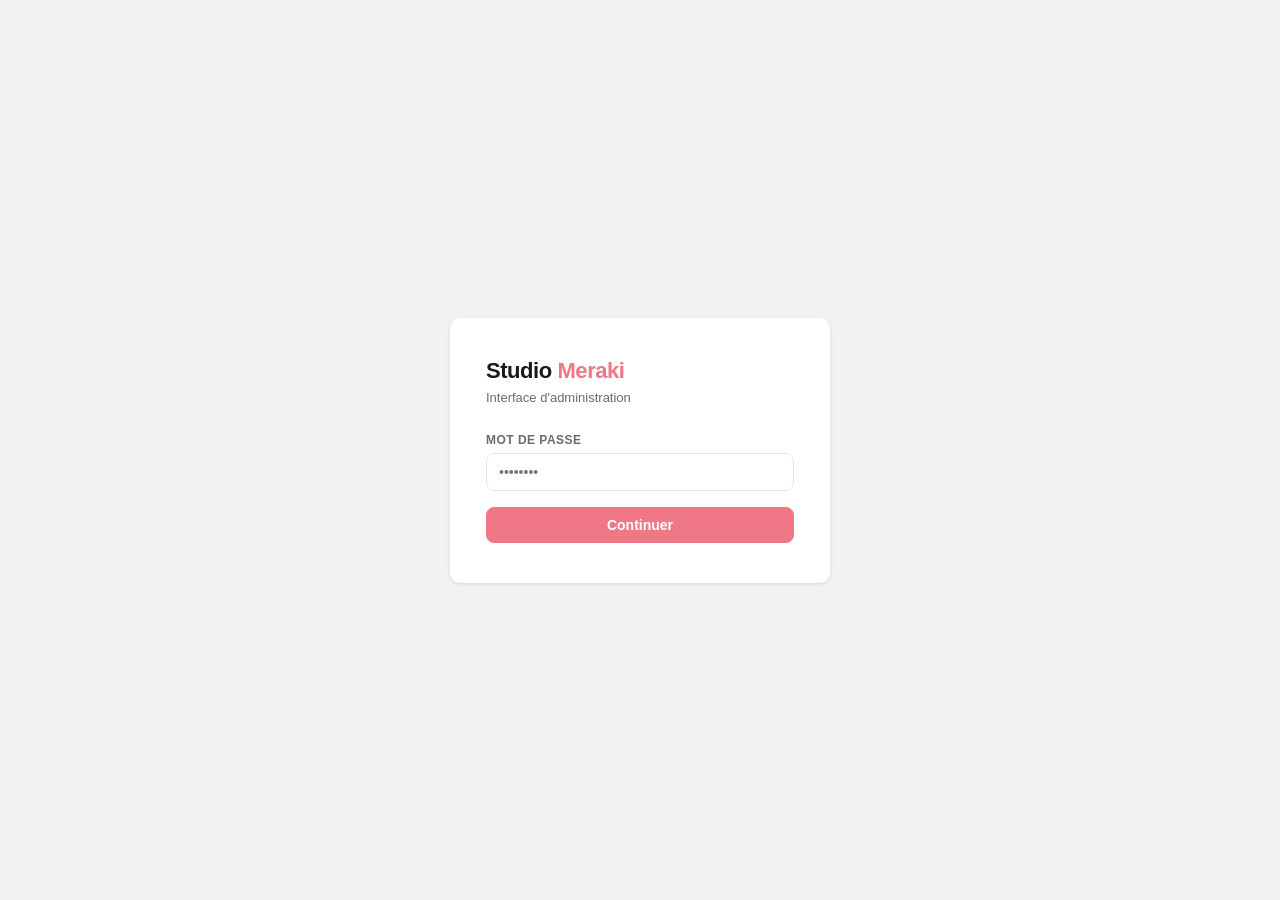
<file: admin.html>
<!doctype html>
<html lang="fr">
<head>
  <meta charset="utf-8">
  <meta name="viewport" content="width=device-width, initial-scale=1">
  <title>Administration — Studio Meraki</title>
  <meta name="robots" content="noindex, nofollow">
  <style>
    *, *::before, *::after { box-sizing: border-box; margin: 0; padding: 0; }

    :root {
      --pink: #ef7786;
      --pink-light: #ffeef1;
      --gold: #f6c84f;
      --bg: #f2f2f0;
      --surface: #ffffff;
      --border: #e4e4e0;
      --text: #1a1a1a;
      --muted: #6b6b6b;
      --full-bg: #ffe4e4;
      --full-color: #c0392b;
      --avail-bg: #e6f9ef;
      --avail-color: #1e7e4a;
      --radius: 10px;
      --shadow: 0 1px 3px rgba(0,0,0,.08), 0 2px 8px rgba(0,0,0,.04);
    }

    body {
      font-family: -apple-system, BlinkMacSystemFont, "Segoe UI", sans-serif;
      font-size: 14px;
      color: var(--text);
      background: var(--bg);
      min-height: 100vh;
    }

    .hidden { display: none !important; }

    /* ── Auth screen ── */
    #screen-auth {
      display: flex;
      align-items: center;
      justify-content: center;
      min-height: 100vh;
      padding: 24px;
    }

    .auth-card {
      background: var(--surface);
      border-radius: var(--radius);
      box-shadow: var(--shadow);
      padding: 40px 36px;
      width: 100%;
      max-width: 380px;
    }

    .auth-logo {
      font-size: 22px;
      font-weight: 700;
      letter-spacing: -0.02em;
      margin-bottom: 6px;
    }

    .auth-logo span { color: var(--pink); }

    .auth-sub {
      color: var(--muted);
      font-size: 13px;
      margin-bottom: 28px;
    }

    .field { margin-bottom: 16px; }

    .field label {
      display: block;
      font-size: 12px;
      font-weight: 600;
      text-transform: uppercase;
      letter-spacing: .04em;
      color: var(--muted);
      margin-bottom: 6px;
    }

    .field input, .field select, .field textarea {
      width: 100%;
      padding: 10px 12px;
      border: 1.5px solid var(--border);
      border-radius: 8px;
      font-size: 14px;
      font-family: inherit;
      color: var(--text);
      background: var(--surface);
      transition: border-color .15s;
      outline: none;
    }

    .field input:focus, .field select:focus, .field textarea:focus {
      border-color: var(--pink);
    }

    .field textarea { resize: vertical; min-height: 60px; }

    .auth-error {
      background: #fff0f0;
      color: var(--full-color);
      padding: 10px 12px;
      border-radius: 8px;
      font-size: 13px;
      margin-bottom: 16px;
    }

    .auth-hint {
      font-size: 12px;
      color: var(--muted);
      margin-top: 12px;
      line-height: 1.5;
    }

    .auth-hint a { color: var(--pink); }

    /* ── Buttons ── */
    .btn {
      display: inline-flex;
      align-items: center;
      gap: 6px;
      padding: 9px 18px;
      border-radius: 8px;
      font-size: 14px;
      font-weight: 600;
      font-family: inherit;
      cursor: pointer;
      border: 1.5px solid transparent;
      transition: all .15s;
      white-space: nowrap;
    }

    .btn-primary {
      background: var(--pink);
      color: #fff;
      border-color: var(--pink);
    }

    .btn-primary:hover { filter: brightness(1.08); }
    .btn-primary:disabled { opacity: .5; cursor: default; }

    .btn-secondary {
      background: var(--surface);
      color: var(--text);
      border-color: var(--border);
    }

    .btn-secondary:hover { border-color: #aaa; }

    .btn-ghost {
      background: transparent;
      color: var(--muted);
      border-color: transparent;
      padding: 9px 12px;
    }

    .btn-ghost:hover { color: var(--text); background: var(--bg); }

    .btn-danger {
      background: transparent;
      color: var(--full-color);
      border-color: transparent;
      padding: 6px 10px;
      font-size: 12px;
    }

    .btn-danger:hover { background: var(--full-bg); border-color: var(--full-bg); }

    .btn-sm { padding: 5px 12px; font-size: 12px; }
    .btn-full { width: 100%; justify-content: center; }

    /* ── Main layout ── */
    #screen-main { min-height: 100vh; }

    .top-bar {
      background: var(--surface);
      border-bottom: 1px solid var(--border);
      padding: 0 24px;
      display: flex;
      align-items: center;
      justify-content: space-between;
      gap: 16px;
      height: 60px;
      position: sticky;
      top: 0;
      z-index: 100;
    }

    .top-bar-brand {
      font-weight: 700;
      font-size: 15px;
      display: flex;
      align-items: center;
      gap: 10px;
    }

    .top-bar-brand span { color: var(--pink); }

    .top-bar-links {
      display: flex;
      gap: 4px;
      flex: 1;
    }

    .top-bar-links a {
      color: var(--muted);
      text-decoration: none;
      font-size: 13px;
      padding: 6px 10px;
      border-radius: 6px;
    }

    .top-bar-links a:hover { color: var(--text); background: var(--bg); }

    .top-bar-actions {
      display: flex;
      align-items: center;
      gap: 10px;
    }

    #save-status {
      font-size: 13px;
      color: var(--muted);
    }

    #save-status.success { color: var(--avail-color); }
    #save-status.error { color: var(--full-color); }

    /* ── Content ── */
    .main-content {
      max-width: 1100px;
      margin: 0 auto;
      padding: 32px 24px 80px;
    }

    .page-title {
      font-size: 22px;
      font-weight: 700;
      margin-bottom: 6px;
    }

    .page-sub {
      color: var(--muted);
      font-size: 13px;
      margin-bottom: 32px;
    }

    /* ── Day section ── */
    .day-section { margin-bottom: 28px; }

    .day-header {
      display: flex;
      align-items: center;
      justify-content: space-between;
      margin-bottom: 12px;
    }

    .day-name {
      font-size: 16px;
      font-weight: 700;
      color: var(--text);
    }

    /* ── Slot cards grid ── */
    .slots-grid {
      display: grid;
      grid-template-columns: repeat(auto-fill, minmax(300px, 1fr));
      gap: 12px;
    }

    .slot-card {
      background: var(--surface);
      border: 1.5px solid var(--border);
      border-radius: var(--radius);
      overflow: hidden;
      transition: border-color .15s;
    }

    .slot-card.is-full { border-color: #ffc9c9; }

    .slot-display {
      padding: 14px 16px;
      display: flex;
      gap: 12px;
      align-items: flex-start;
    }

    .slot-color-bar {
      width: 4px;
      border-radius: 2px;
      flex-shrink: 0;
      align-self: stretch;
      min-height: 40px;
    }

    .color-modern { background: #7eb8e0; }
    .color-street { background: #f4a261; }
    .color-heels  { background: #ef7786; }
    .color-glam   { background: #c084fc; }
    .color-musical { background: #34d399; }
    .color-broadway { background: #fb923c; }
    .color-loisirs { background: #a3a3a3; }
    .color-technique { background: #60a5fa; }
    .color-kids   { background: #86efac; }
    .color-latino { background: #f472b6; }
    .color-compagnie { background: #fbbf24; }

    .slot-info { flex: 1; min-width: 0; }

    .slot-discipline {
      font-weight: 700;
      font-size: 14px;
      line-height: 1.3;
    }

    .slot-level {
      font-size: 12px;
      color: var(--muted);
      margin-top: 2px;
    }

    .slot-time {
      font-size: 12px;
      color: var(--muted);
      margin-top: 4px;
    }

    .slot-teacher {
      display: inline-block;
      font-size: 11px;
      font-weight: 600;
      padding: 2px 7px;
      border-radius: 99px;
      margin-top: 6px;
    }

    .teacher-laura { background: #ffdde3; color: #c9325e; }
    .teacher-presci { background: #fef3c7; color: #92400e; }
    .teacher-both { background: #e8e8ff; color: #4338ca; }

    .slot-actions {
      display: flex;
      align-items: center;
      gap: 6px;
      flex-shrink: 0;
    }

    /* ── Full toggle ── */
    .toggle-full {
      display: inline-flex;
      align-items: center;
      gap: 5px;
      padding: 5px 10px;
      border-radius: 99px;
      font-size: 12px;
      font-weight: 700;
      font-family: inherit;
      cursor: pointer;
      border: none;
      transition: all .15s;
    }

    .toggle-full.is-full {
      background: var(--full-bg);
      color: var(--full-color);
    }

    .toggle-full.is-available {
      background: var(--avail-bg);
      color: var(--avail-color);
    }

    .toggle-full:hover { filter: brightness(.95); }

    /* ── Slot bottom bar ── */
    .slot-bottom {
      border-top: 1px solid var(--border);
      padding: 8px 16px;
      display: flex;
      gap: 6px;
      justify-content: flex-end;
    }

    /* ── Edit form ── */
    .slot-edit-form {
      border-top: 1.5px solid var(--pink-light);
      padding: 16px;
      background: #fefefe;
    }

    .form-row {
      display: grid;
      grid-template-columns: 1fr 1fr;
      gap: 10px;
      margin-bottom: 10px;
    }

    .form-row.col-1 { grid-template-columns: 1fr; }
    .form-row.col-3 { grid-template-columns: 1fr 1fr 1fr; }

    .form-field { display: flex; flex-direction: column; gap: 4px; }

    .form-field label {
      font-size: 11px;
      font-weight: 600;
      text-transform: uppercase;
      letter-spacing: .04em;
      color: var(--muted);
    }

    .form-field input, .form-field select {
      padding: 7px 10px;
      border: 1.5px solid var(--border);
      border-radius: 6px;
      font-size: 13px;
      font-family: inherit;
      color: var(--text);
      background: var(--surface);
      outline: none;
    }

    .form-field input:focus, .form-field select:focus { border-color: var(--pink); }

    .form-field .hint { font-size: 11px; color: var(--muted); margin-top: 2px; }

    .form-actions {
      display: flex;
      gap: 8px;
      justify-content: flex-end;
      margin-top: 14px;
    }

    /* ── Add slot area ── */
    .add-slot-btn {
      width: 100%;
      padding: 12px;
      border: 1.5px dashed var(--border);
      border-radius: var(--radius);
      background: transparent;
      color: var(--muted);
      font-size: 13px;
      font-family: inherit;
      cursor: pointer;
      transition: all .15s;
      display: flex;
      align-items: center;
      justify-content: center;
      gap: 6px;
    }

    .add-slot-btn:hover {
      border-color: var(--pink);
      color: var(--pink);
      background: var(--pink-light);
    }

    .add-slot-card {
      background: var(--surface);
      border: 1.5px solid var(--pink);
      border-radius: var(--radius);
      padding: 16px;
    }

    .add-slot-card h4 {
      font-size: 13px;
      font-weight: 700;
      margin-bottom: 14px;
      color: var(--pink);
    }

    /* ── Checkbox ── */
    .check-row {
      display: flex;
      align-items: center;
      gap: 8px;
      font-size: 13px;
    }

    .check-row input[type=checkbox] { width: 16px; height: 16px; accent-color: var(--pink); }

    /* ── Toast ── */
    #toast {
      position: fixed;
      bottom: 24px;
      right: 24px;
      padding: 12px 20px;
      border-radius: var(--radius);
      font-size: 13px;
      font-weight: 600;
      opacity: 0;
      transition: opacity .25s;
      z-index: 999;
      pointer-events: none;
    }

    #toast.show { opacity: 1; }
    #toast.success { background: #1a7a3a; color: #fff; }
    #toast.error { background: var(--full-color); color: #fff; }

    @media (max-width: 600px) {
      .top-bar-links { display: none; }
      .slots-grid { grid-template-columns: 1fr; }
      .form-row { grid-template-columns: 1fr; }
      .form-row.col-3 { grid-template-columns: 1fr 1fr; }
    }
  </style>
</head>
<body>

<!-- ── Écran d'authentification ── -->
<div id="screen-auth">
  <div class="auth-card">
    <div class="auth-logo">Studio <span>Meraki</span></div>
    <div class="auth-sub">Interface d'administration</div>

    <div id="auth-error" class="auth-error hidden"></div>

    <div id="step-password">
      <div class="field">
        <label>Mot de passe</label>
        <input type="password" id="input-password" placeholder="••••••••" autocomplete="current-password">
      </div>
      <button class="btn btn-primary btn-full" onclick="submitPassword()">Continuer</button>
    </div>

  </div>
</div>

<!-- ── Interface principale ── -->
<div id="screen-main" class="hidden">
  <div class="top-bar">
    <div class="top-bar-brand">Studio <span>Meraki</span> &nbsp;⚙</div>
    <div class="top-bar-links">
      <a href="index.html" target="_blank">← Voir le site</a>
      <a href="reservation.html" target="_blank">Réservation ↗</a>
    </div>
    <div class="top-bar-actions">
      <span id="save-status"></span>
      <button class="btn btn-primary" id="btn-save" onclick="saveData()">💾 Sauvegarder</button>
      <button class="btn btn-ghost" onclick="logout()">Déconnexion</button>
    </div>
  </div>

  <div class="main-content">
    <div class="page-title">Gestion des cours</div>
    <div class="page-sub">
      Modifiez les cours, marquez-les complets, puis cliquez <strong>Sauvegarder</strong>.
      Le site est mis à jour automatiquement (~1 min).
    </div>
    <div id="courses-container"></div>
  </div>
</div>

<div id="toast"></div>

<script>
const PASS_HASH = "68372dda8a58b09d268be725d61b5a1c80a692142ab4a79ebb0b6ef7e5f67c60";

const CSS_CLASSES = ["modern","street","heels","glam","musical","broadway","loisirs","technique","kids","latino","compagnie"];
const DAYS = ["Lundi","Mardi","Mercredi","Jeudi","Vendredi","Samedi"];

let state = null;
let fileSha = null;
let editingId = null;
let addingDay = null;

// ── Auth ──────────────────────────────────────────────────────
async function sha256(str) {
  const buf = await crypto.subtle.digest("SHA-256", new TextEncoder().encode(str));
  return [...new Uint8Array(buf)].map(b => b.toString(16).padStart(2,"0")).join("");
}

function showAuthError(msg) {
  const el = document.getElementById("auth-error");
  el.textContent = msg;
  el.classList.remove("hidden");
}

async function submitPassword() {
  const pwd = document.getElementById("input-password").value;
  if (!pwd) return;
  const hash = await sha256(pwd);
  if (hash !== PASS_HASH) { showAuthError("Mot de passe incorrect."); return; }
  document.getElementById("auth-error").classList.add("hidden");
  sessionStorage.setItem("sm_auth", "1");
  sessionStorage.setItem("sm_auth_hash", hash);
  await loadData();
}

function logout() {
  sessionStorage.removeItem("sm_auth");
  sessionStorage.removeItem("sm_auth_hash");
  location.reload();
}

// ── API proxy (Vercel function) ───────────────────────────────
async function loadData() {
  setStatus("Chargement…");
  try {
    const res = await fetch("/api/courses");
    if (!res.ok) throw new Error((await res.json()).error || res.statusText);
    const json = await res.json();
    fileSha = json.sha;
    state = JSON.parse(json.content);
    document.getElementById("screen-auth").classList.add("hidden");
    document.getElementById("screen-main").classList.remove("hidden");
    render();
    setStatus("");
  } catch (e) {
    showAuthError("Impossible de charger les données : " + e.message);
  }
}

async function saveData() {
  if (!state) return;
  const btn = document.getElementById("btn-save");
  btn.disabled = true;
  setStatus("Sauvegarde…");
  state.updatedAt = new Date().toISOString().slice(0, 10);
  const authHash = sessionStorage.getItem("sm_auth_hash") || "";
  try {
    const res = await fetch("/api/courses", {
      method: "PUT",
      headers: {
        "Content-Type": "application/json",
        Authorization: `Bearer ${authHash}`,
      },
      body: JSON.stringify({ content: JSON.stringify(state, null, 2), sha: fileSha }),
    });
    if (!res.ok) throw new Error((await res.json()).error || res.statusText);
    const json = await res.json();
    fileSha = json.sha;
    setStatus("✓ Sauvegardé · Déploiement en cours (~1 min)", "success");
    toast("Sauvegardé ✓ Le site sera mis à jour dans environ 1 minute.", "success");
    setTimeout(() => setStatus(""), 8000);
  } catch (e) {
    setStatus("Erreur : " + e.message, "error");
    toast("Erreur lors de la sauvegarde : " + e.message, "error");
  }
  btn.disabled = false;
}

function setStatus(msg, type = "") {
  const el = document.getElementById("save-status");
  el.textContent = msg;
  el.className = type;
}

function toast(msg, type) {
  const el = document.getElementById("toast");
  el.textContent = msg;
  el.className = "show " + type;
  setTimeout(() => el.className = "", 5000);
}

// ── State mutations ───────────────────────────────────────────
function toggleFull(id) {
  const slot = state.slots.find(s => s.id === id);
  if (slot) { slot.isFull = !slot.isFull; renderSlotCard(id); }
}

function deleteSlot(id) {
  if (!confirm("Supprimer ce cours ?")) return;
  state.slots = state.slots.filter(s => s.id !== id);
  render();
}

function startEdit(id) {
  editingId = editingId === id ? null : id;
  renderSlotCard(id);
}

function cancelEdit(id) {
  editingId = null;
  renderSlotCard(id);
}

function saveEdit(id) {
  const slot = state.slots.find(s => s.id === id);
  if (!slot) return;
  const form = document.getElementById("edit-form-" + id);
  const f = (name) => form.querySelector(`[name="${name}"]`);
  slot.discipline   = f("discipline").value.trim();
  slot.label        = f("label").value.trim() || undefined;
  slot.level        = f("level").value.trim();
  slot.cssClass     = f("cssClass").value;
  slot.timeStart    = f("timeStart").value;
  slot.timeEnd      = f("timeEnd").value;
  slot.teacher      = f("teacher").value;
  slot.inReservation = f("inReservation").checked;
  slot.reservationGroup = f("reservationGroup").value.trim() || null;
  slot.reservationValue = f("reservationValue").value.trim() || null;
  editingId = null;
  render();
}

function startAdd(day) {
  addingDay = addingDay === day ? null : day;
  render();
}

function cancelAdd() {
  addingDay = null;
  render();
}

function confirmAdd(day) {
  const form = document.getElementById("add-form");
  const f = (name) => form.querySelector(`[name="${name}"]`);
  const disc = f("discipline").value.trim();
  const timeStart = f("timeStart").value;
  if (!disc || !timeStart) { alert("Remplissez au minimum la discipline et l'heure."); return; }
  const id = generateId(day, disc, timeStart);
  const dayOrder = DAYS.indexOf(day) + 1;
  const inRes = f("inReservation").checked;
  const resGroup = f("reservationGroup").value.trim() || (inRes ? disc : null);
  const resValue = f("reservationValue").value.trim() || (inRes ? autoResValue(day, disc, f("level").value, timeStart) : null);
  state.slots.push({
    id, day, dayOrder,
    discipline: disc,
    cssClass: f("cssClass").value,
    label: f("label").value.trim() || undefined,
    level: f("level").value.trim(),
    timeStart,
    timeEnd: f("timeEnd").value,
    teacher: f("teacher").value,
    isFull: false,
    inReservation: inRes,
    reservationGroup: resGroup,
    reservationValue: resValue
  });
  // Sort slots by day order then timeStart
  state.slots.sort((a,b) => a.dayOrder - b.dayOrder || a.timeStart.localeCompare(b.timeStart));
  // Auto-add new reservationGroup to disciplineOrder if missing
  if (resGroup && !state.disciplineOrder.includes(resGroup)) {
    state.disciplineOrder.push(resGroup);
  }
  addingDay = null;
  render();
}

function generateId(day, discipline, timeStart) {
  const d = day.slice(0,3).toLowerCase();
  const disc = discipline.toLowerCase().replace(/[^a-z0-9]+/g,"").slice(0,8);
  const t = timeStart.replace(":","");
  const suffix = Math.random().toString(36).slice(2,6);
  return `${d}-${disc}-${t}-${suffix}`;
}

function autoResValue(day, discipline, level, timeStart) {
  const lvl = level.toLowerCase()
    .replace(/·/g,"").replace(/\s+/g," ").replace(/\//g,"/").trim();
  return `${day} - ${discipline} ${lvl} - ${timeStart}`.replace(/\s{2,}/g," ").trim();
}

// ── Rendering ─────────────────────────────────────────────────
function render() {
  const container = document.getElementById("courses-container");
  if (!state) return;

  const byDay = new Map();
  DAYS.forEach(d => byDay.set(d, []));
  state.slots.forEach(s => {
    if (byDay.has(s.day)) byDay.get(s.day).push(s);
    else byDay.set(s.day, [s]);
  });

  container.innerHTML = [...byDay.entries()].map(([day, slots]) => `
    <div class="day-section">
      <div class="day-header">
        <div class="day-name">${day}</div>
        <div>${slots.length} cours · ${slots.filter(s => s.isFull).length} complet(s)</div>
      </div>
      <div class="slots-grid" id="grid-${day}">
        ${slots.map(s => slotCardHTML(s)).join("")}
        ${addFormHTML(day)}
      </div>
    </div>
  `).join("");

  bindEditListeners();
}

function renderSlotCard(id) {
  const slot = state.slots.find(s => s.id === id);
  if (!slot) return;
  const card = document.querySelector(`[data-slot-id="${id}"]`);
  if (!card) return;
  card.outerHTML = slotCardHTML(slot);
  bindEditListeners();
}

function slotCardHTML(s) {
  const isEditing = editingId === s.id;
  const fullClass = s.isFull ? "is-full" : "";
  const teacherClass = { laura: "teacher-laura", presci: "teacher-presci", both: "teacher-both" }[s.teacher] || "";
  const teacherName = { laura: "Laura", presci: "Préscilla", both: "Laura & Préscilla" }[s.teacher] || s.teacher;
  const label = s.label || s.discipline;

  return `
    <div class="slot-card ${fullClass}" data-slot-id="${s.id}">
      <div class="slot-display">
        <div class="slot-color-bar color-${s.cssClass}"></div>
        <div class="slot-info">
          <div class="slot-discipline">${label}</div>
          <div class="slot-level">${s.level}</div>
          <div class="slot-time">${s.timeStart} – ${s.timeEnd}</div>
          <span class="slot-teacher ${teacherClass}">${teacherName}</span>
        </div>
        <div class="slot-actions">
          <button class="toggle-full ${s.isFull ? "is-full" : "is-available"}"
            onclick="toggleFull('${s.id}')">
            ${s.isFull ? "● Complet" : "○ Dispo"}
          </button>
        </div>
      </div>
      <div class="slot-bottom">
        <button class="btn btn-secondary btn-sm" onclick="startEdit('${s.id}')">
          ${isEditing ? "✕ Fermer" : "✏ Modifier"}
        </button>
        <button class="btn btn-danger btn-sm" onclick="deleteSlot('${s.id}')">🗑 Supprimer</button>
      </div>
      ${isEditing ? editFormHTML(s) : ""}
    </div>
  `;
}

function editFormHTML(s) {
  const cssOpts = CSS_CLASSES.map(c => `<option value="${c}" ${s.cssClass===c?"selected":""}>${c}</option>`).join("");
  const teacherOpts = [
    ["laura","Laura"], ["presci","Préscilla"], ["both","Laura & Préscilla"]
  ].map(([v,l]) => `<option value="${v}" ${s.teacher===v?"selected":""}>${l}</option>`).join("");

  return `
    <div class="slot-edit-form" id="edit-form-${s.id}">
      <div class="form-row">
        <div class="form-field">
          <label>Discipline / Catégorie</label>
          <input name="discipline" value="${esc(s.discipline)}">
        </div>
        <div class="form-field">
          <label>Label d'affichage <span style="font-weight:400">(optionnel)</span></label>
          <input name="label" value="${esc(s.label||"")}">
          <span class="hint">Si différent de la catégorie (ex : Pré-compagnie)</span>
        </div>
      </div>
      <div class="form-row">
        <div class="form-field">
          <label>Niveau / Public</label>
          <input name="level" value="${esc(s.level)}">
        </div>
        <div class="form-field">
          <label>Classe CSS</label>
          <select name="cssClass">${cssOpts}</select>
        </div>
      </div>
      <div class="form-row col-3">
        <div class="form-field">
          <label>Heure début</label>
          <input name="timeStart" type="time" value="${s.timeStart}">
        </div>
        <div class="form-field">
          <label>Heure fin</label>
          <input name="timeEnd" type="time" value="${s.timeEnd}">
        </div>
        <div class="form-field">
          <label>Professeur·e</label>
          <select name="teacher">${teacherOpts}</select>
        </div>
      </div>
      <div class="form-row">
        <div class="form-field">
          <label>Groupe de réservation</label>
          <input name="reservationGroup" value="${esc(s.reservationGroup||"")}">
          <span class="hint">Nom du groupe dans le formulaire</span>
        </div>
        <div class="form-field">
          <label>Valeur de réservation</label>
          <input name="reservationValue" value="${esc(s.reservationValue||"")}">
          <span class="hint">Identifiant unique de ce créneau</span>
        </div>
      </div>
      <div class="form-row col-1">
        <label class="check-row">
          <input type="checkbox" name="inReservation" ${s.inReservation?"checked":""}>
          Affiché dans le formulaire de réservation
        </label>
      </div>
      <div class="form-actions">
        <button class="btn btn-ghost btn-sm" onclick="cancelEdit('${s.id}')">Annuler</button>
        <button class="btn btn-primary btn-sm" onclick="saveEdit('${s.id}')">✓ Valider</button>
      </div>
    </div>
  `;
}

function addFormHTML(day) {
  if (addingDay !== day) {
    return `<button class="add-slot-btn" onclick="startAdd('${day}')">+ Ajouter un cours le ${day}</button>`;
  }
  const cssOpts = CSS_CLASSES.map(c => `<option value="${c}">${c}</option>`).join("");
  return `
    <div class="add-slot-card">
      <h4>Nouveau cours — ${day}</h4>
      <div id="add-form">
        <div class="form-row">
          <div class="form-field">
            <label>Discipline *</label>
            <input name="discipline" placeholder="ex : Modern">
          </div>
          <div class="form-field">
            <label>Label d'affichage <span style="font-weight:400">(optionnel)</span></label>
            <input name="label" placeholder="si différent de la discipline">
          </div>
        </div>
        <div class="form-row">
          <div class="form-field">
            <label>Niveau / Public</label>
            <input name="level" placeholder="ex : Adultes">
          </div>
          <div class="form-field">
            <label>Classe CSS couleur</label>
            <select name="cssClass">${cssOpts}</select>
          </div>
        </div>
        <div class="form-row col-3">
          <div class="form-field">
            <label>Heure début *</label>
            <input name="timeStart" type="time">
          </div>
          <div class="form-field">
            <label>Heure fin</label>
            <input name="timeEnd" type="time">
          </div>
          <div class="form-field">
            <label>Professeur·e</label>
            <select name="teacher">
              <option value="laura">Laura</option>
              <option value="presci">Préscilla</option>
              <option value="both">Laura & Préscilla</option>
            </select>
          </div>
        </div>
        <div class="form-row">
          <div class="form-field">
            <label>Groupe de réservation</label>
            <input name="reservationGroup" placeholder="= Discipline si vide">
          </div>
          <div class="form-field">
            <label>Valeur de réservation</label>
            <input name="reservationValue" placeholder="auto-générée si vide">
          </div>
        </div>
        <div class="form-row col-1">
          <label class="check-row">
            <input type="checkbox" name="inReservation" checked>
            Affiché dans le formulaire de réservation
          </label>
        </div>
        <div class="form-actions">
          <button class="btn btn-ghost btn-sm" onclick="cancelAdd()">Annuler</button>
          <button class="btn btn-primary btn-sm" onclick="confirmAdd('${day}')">+ Ajouter</button>
        </div>
      </div>
    </div>
  `;
}

function bindEditListeners() {
  // Allow Enter key on auth inputs
}

function esc(str) {
  return String(str || "").replace(/&/g,"&amp;").replace(/"/g,"&quot;").replace(/</g,"&lt;");
}

// ── Init ──────────────────────────────────────────────────────
document.getElementById("input-password").addEventListener("keydown", e => {
  if (e.key === "Enter") submitPassword();
});

if (sessionStorage.getItem("sm_auth")) loadData();
</script>
</body>
</html>
</file>
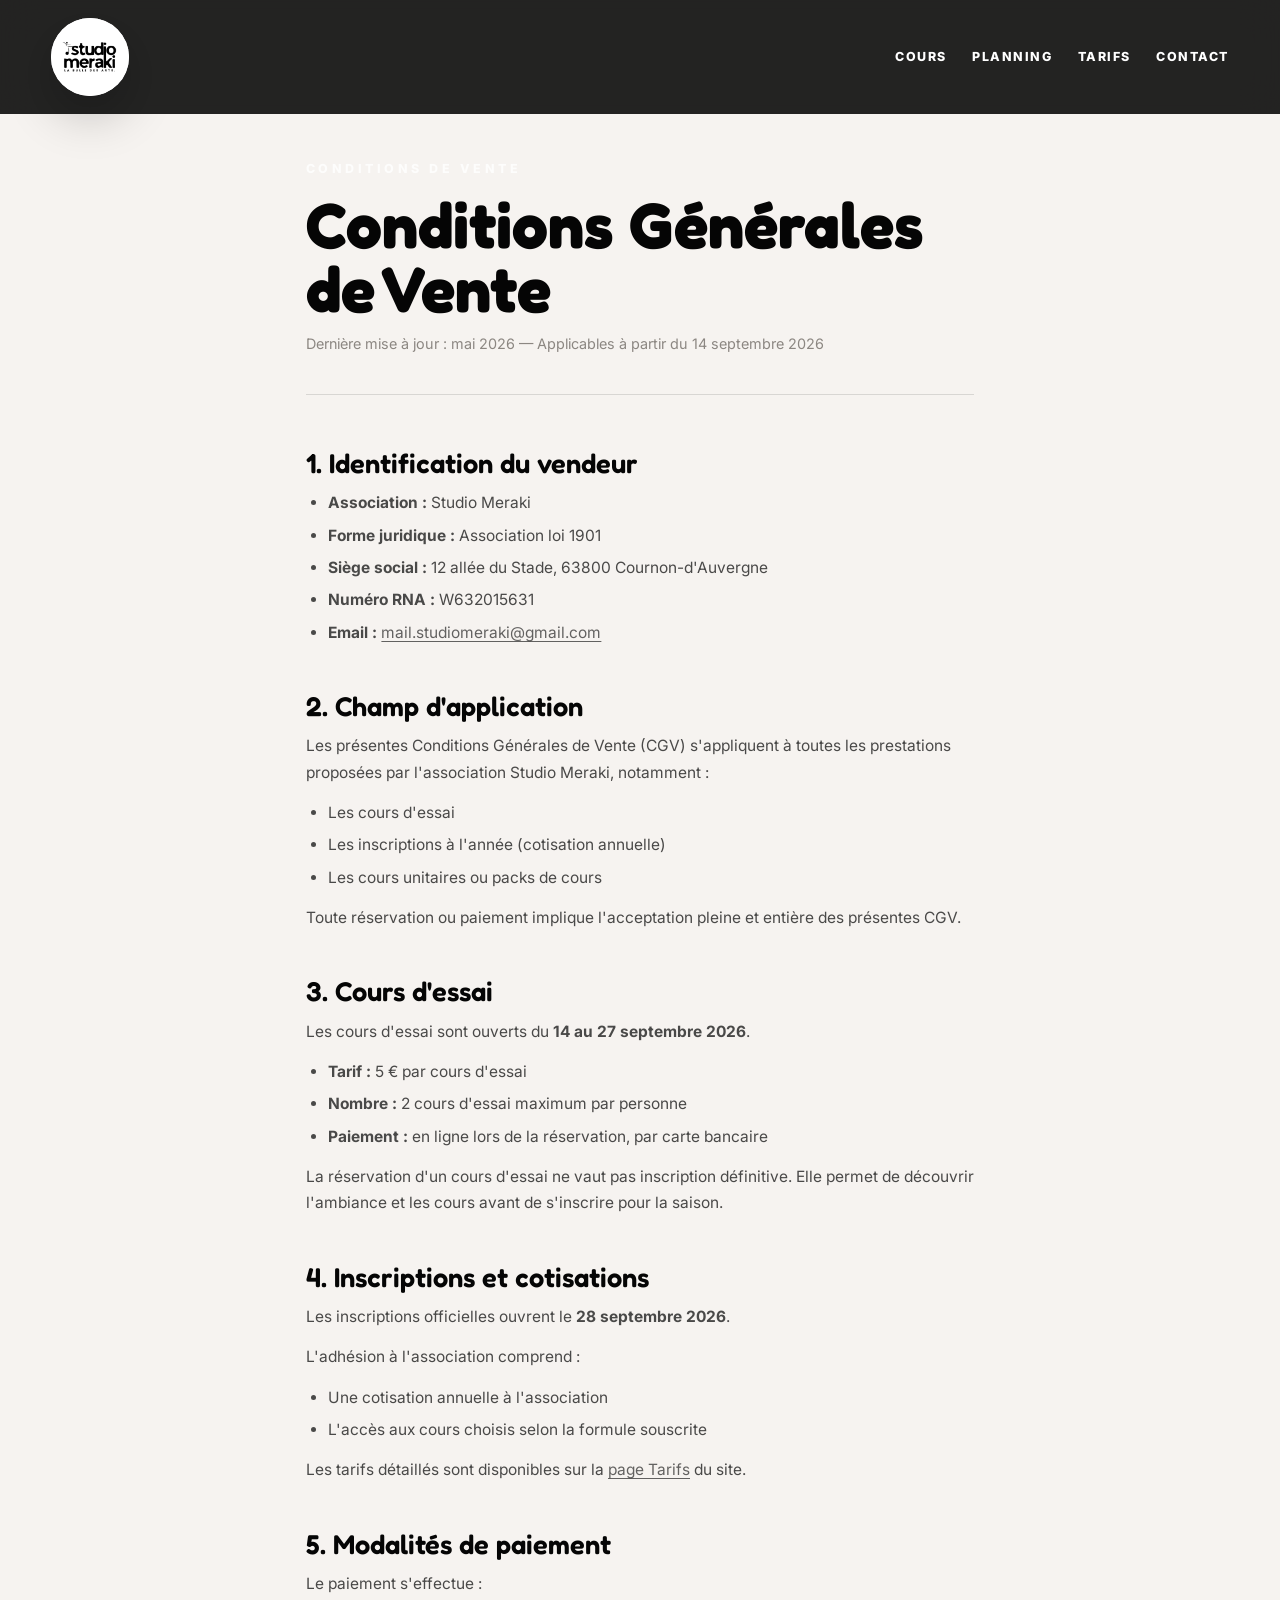
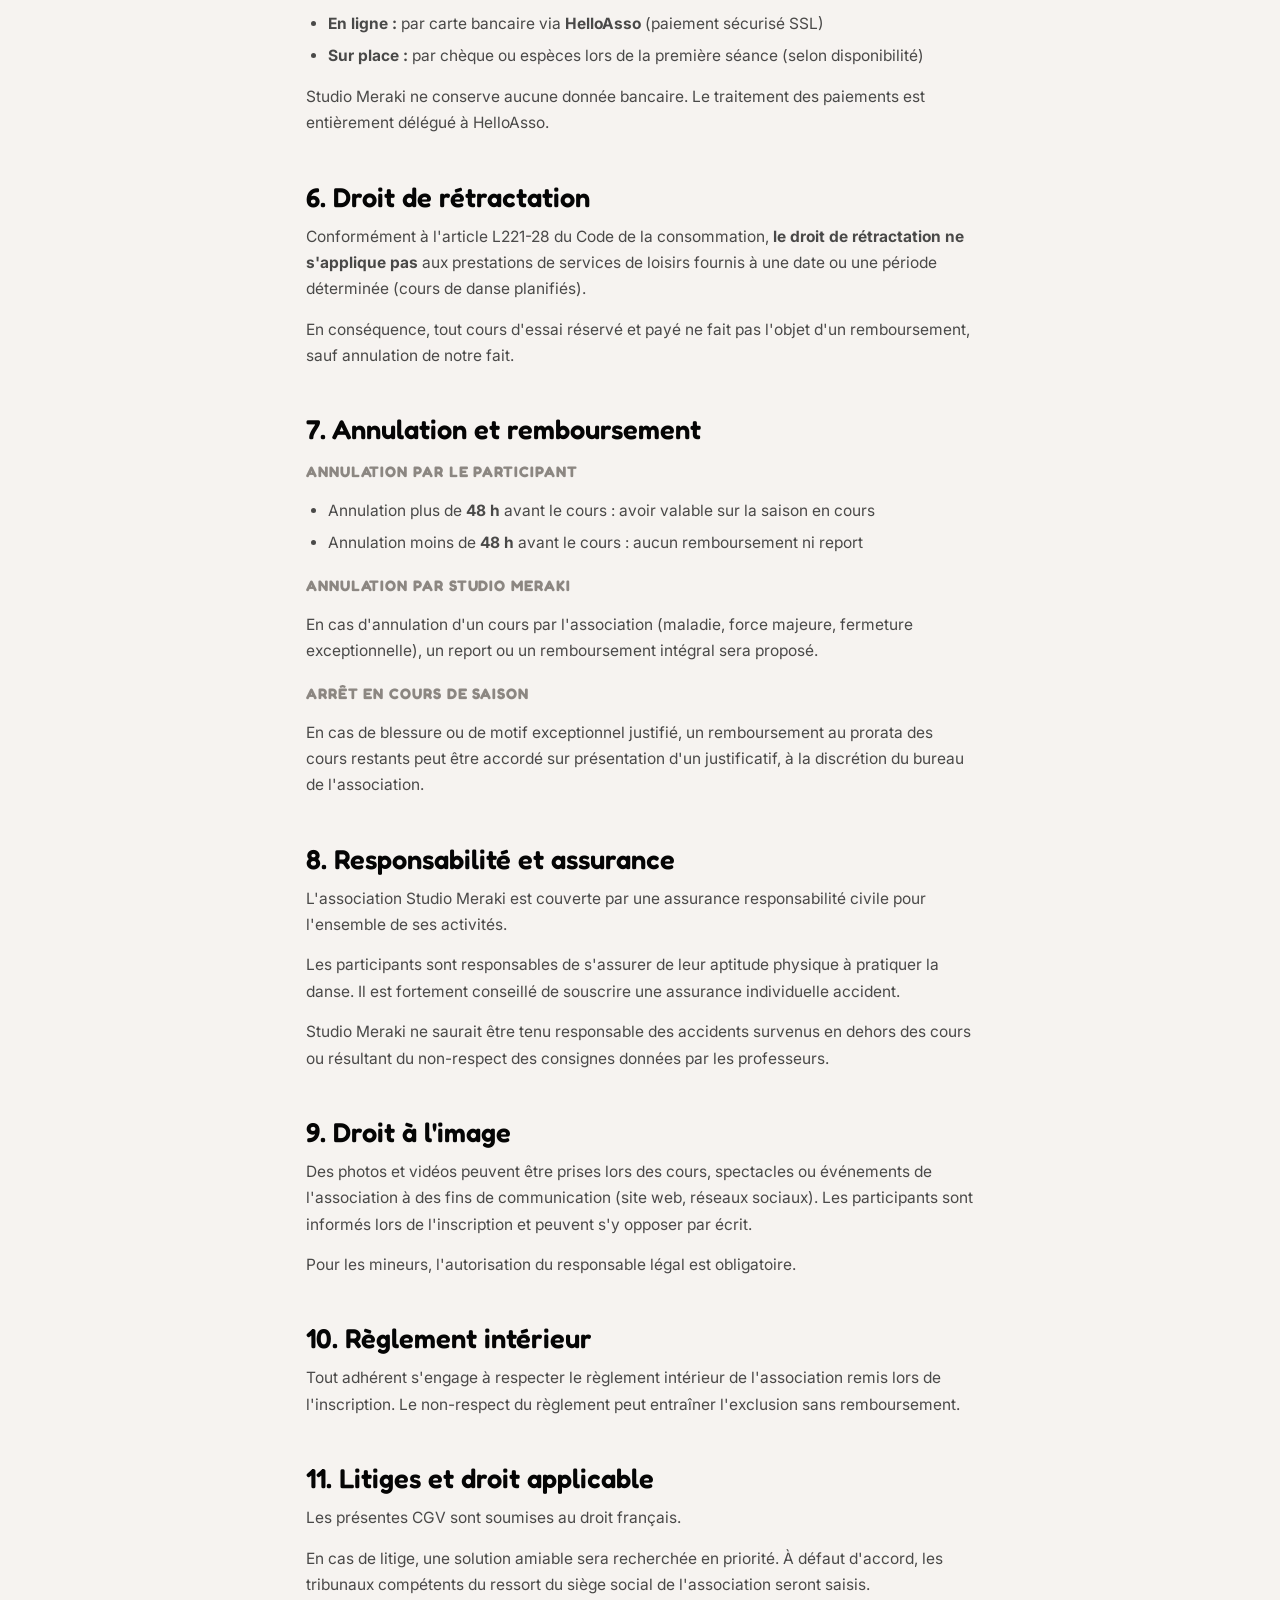
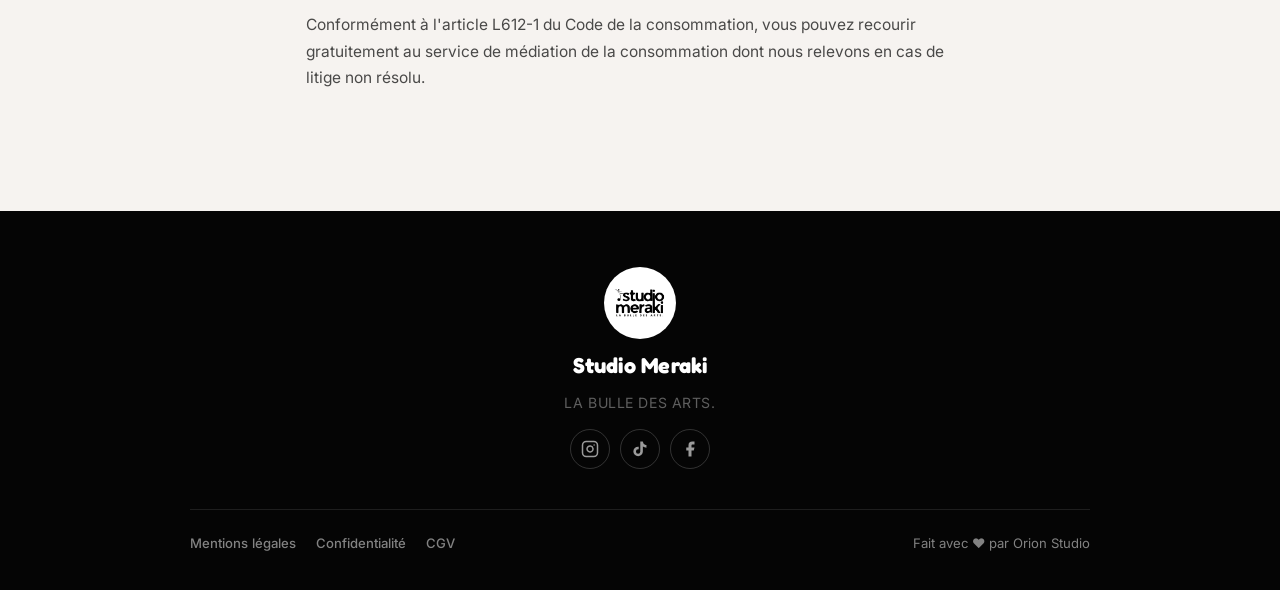
<file: cgv.html>
<!doctype html>
<html lang="fr">
  <head>
    <meta charset="utf-8">
    <meta name="viewport" content="width=device-width, initial-scale=1">
    <meta name="robots" content="noindex, follow">
    <link rel="canonical" href="https://www.lestudiomeraki.fr/cgv.html">
    <title>Conditions Générales de Vente - Studio Meraki</title>
    <meta name="description" content="Conditions générales de vente de Studio Meraki - inscriptions, cours d'essai et paiements.">
    <!-- Favicon -->
    <link rel="icon" type="image/png" sizes="512x512" href="assets/favicon-512x512.png">
    <link rel="icon" type="image/png" sizes="192x192" href="assets/favicon-192x192.png">
    <link rel="icon" type="image/png" sizes="48x48"  href="assets/favicon-48x48.png">
    <link rel="icon" type="image/png" sizes="32x32"  href="assets/favicon-32x32.png">
    <link rel="icon" type="image/png" sizes="16x16" href="assets/favicon-16x16.png">
    <link rel="manifest" href="manifest.json">
    <link rel="apple-touch-icon" sizes="180x180" href="assets/apple-touch-icon.png">
    <link rel="preconnect" href="https://fonts.googleapis.com">
    <link rel="preconnect" href="https://fonts.gstatic.com" crossorigin>
    <link href="https://fonts.googleapis.com/css2?family=Fredoka:wght@500;600;700&family=Inter:wght@400;500;600;700;800&display=swap" rel="stylesheet">
    <link rel="stylesheet" href="styles.css">
  </head>
  <body class="booking-page">
    <header class="site-header booking-header" data-header>
      <a class="brand" href="index.html#accueil" aria-label="Studio Meraki - accueil">
        <img src="Image Instagram 1080x1080.jpg" alt="Studio Meraki">
      </a>
      <button class="menu-toggle" type="button" aria-expanded="false" aria-controls="navigation" data-menu-toggle>
        <span></span>
        <span></span>
      </button>
      <nav id="navigation" class="nav" data-nav>
        <a href="index.html#cours">Cours</a>
        <a href="index.html#planning">Planning</a>
        <a href="index.html#tarifs">Tarifs</a>
        <a href="index.html#contact">Contact</a>
      </nav>
    </header>

    <main>
      <div class="legal-page">
        <div class="legal-header">
          <p class="eyebrow">Conditions de vente</p>
          <h1>Conditions Générales de Vente</h1>
          <p class="legal-date">Dernière mise à jour : mai 2026 — Applicables à partir du 14 septembre 2026</p>
        </div>

        <div class="legal-content">

          <section class="legal-section">
            <h2>1. Identification du vendeur</h2>
            <ul>
              <li><strong>Association :</strong> Studio Meraki</li>
              <li><strong>Forme juridique :</strong> Association loi 1901</li>
              <li><strong>Siège social :</strong> 12 allée du Stade, 63800 Cournon-d'Auvergne</li>
              <li><strong>Numéro RNA :</strong> W632015631</li>
              <li><strong>Email :</strong> <a href="mailto:mail.studiomeraki@gmail.com">mail.studiomeraki@gmail.com</a></li>
            </ul>
          </section>

          <section class="legal-section">
            <h2>2. Champ d'application</h2>
            <p>Les présentes Conditions Générales de Vente (CGV) s'appliquent à toutes les prestations proposées par l'association Studio Meraki, notamment :</p>
            <ul>
              <li>Les cours d'essai</li>
              <li>Les inscriptions à l'année (cotisation annuelle)</li>
              <li>Les cours unitaires ou packs de cours</li>
            </ul>
            <p>Toute réservation ou paiement implique l'acceptation pleine et entière des présentes CGV.</p>
          </section>

          <section class="legal-section">
            <h2>3. Cours d'essai</h2>
            <p>Les cours d'essai sont ouverts du <strong>14 au 27 septembre 2026</strong>.</p>
            <ul>
              <li><strong>Tarif :</strong> 5 € par cours d'essai</li>
              <li><strong>Nombre :</strong> 2 cours d'essai maximum par personne</li>
              <li><strong>Paiement :</strong> en ligne lors de la réservation, par carte bancaire</li>
            </ul>
            <p>La réservation d'un cours d'essai ne vaut pas inscription définitive. Elle permet de découvrir l'ambiance et les cours avant de s'inscrire pour la saison.</p>
          </section>

          <section class="legal-section">
            <h2>4. Inscriptions et cotisations</h2>
            <p>Les inscriptions officielles ouvrent le <strong>28 septembre 2026</strong>.</p>
            <p>L'adhésion à l'association comprend :</p>
            <ul>
              <li>Une cotisation annuelle à l'association</li>
              <li>L'accès aux cours choisis selon la formule souscrite</li>
            </ul>
            <p>Les tarifs détaillés sont disponibles sur la <a href="index.html#tarifs">page Tarifs</a> du site.</p>
          </section>

          <section class="legal-section">
            <h2>5. Modalités de paiement</h2>
            <p>Le paiement s'effectue :</p>
            <ul>
              <li><strong>En ligne :</strong> par carte bancaire via <strong>HelloAsso</strong> (paiement sécurisé SSL)</li>
              <li><strong>Sur place :</strong> par chèque ou espèces lors de la première séance (selon disponibilité)</li>
            </ul>
            <p>Studio Meraki ne conserve aucune donnée bancaire. Le traitement des paiements est entièrement délégué à HelloAsso.</p>
          </section>

          <section class="legal-section">
            <h2>6. Droit de rétractation</h2>
            <p>Conformément à l'article L221-28 du Code de la consommation, <strong>le droit de rétractation ne s'applique pas</strong> aux prestations de services de loisirs fournis à une date ou une période déterminée (cours de danse planifiés).</p>
            <p>En conséquence, tout cours d'essai réservé et payé ne fait pas l'objet d'un remboursement, sauf annulation de notre fait.</p>
          </section>

          <section class="legal-section">
            <h2>7. Annulation et remboursement</h2>
            <h3>Annulation par le participant</h3>
            <ul>
              <li>Annulation plus de <strong>48 h</strong> avant le cours : avoir valable sur la saison en cours</li>
              <li>Annulation moins de <strong>48 h</strong> avant le cours : aucun remboursement ni report</li>
            </ul>
            <h3>Annulation par Studio Meraki</h3>
            <p>En cas d'annulation d'un cours par l'association (maladie, force majeure, fermeture exceptionnelle), un report ou un remboursement intégral sera proposé.</p>
            <h3>Arrêt en cours de saison</h3>
            <p>En cas de blessure ou de motif exceptionnel justifié, un remboursement au prorata des cours restants peut être accordé sur présentation d'un justificatif, à la discrétion du bureau de l'association.</p>
          </section>

          <section class="legal-section">
            <h2>8. Responsabilité et assurance</h2>
            <p>L'association Studio Meraki est couverte par une assurance responsabilité civile pour l'ensemble de ses activités.</p>
            <p>Les participants sont responsables de s'assurer de leur aptitude physique à pratiquer la danse. Il est fortement conseillé de souscrire une assurance individuelle accident.</p>
            <p>Studio Meraki ne saurait être tenu responsable des accidents survenus en dehors des cours ou résultant du non-respect des consignes données par les professeurs.</p>
          </section>

          <section class="legal-section">
            <h2>9. Droit à l'image</h2>
            <p>Des photos et vidéos peuvent être prises lors des cours, spectacles ou événements de l'association à des fins de communication (site web, réseaux sociaux). Les participants sont informés lors de l'inscription et peuvent s'y opposer par écrit.</p>
            <p>Pour les mineurs, l'autorisation du responsable légal est obligatoire.</p>
          </section>

          <section class="legal-section">
            <h2>10. Règlement intérieur</h2>
            <p>Tout adhérent s'engage à respecter le règlement intérieur de l'association remis lors de l'inscription. Le non-respect du règlement peut entraîner l'exclusion sans remboursement.</p>
          </section>

          <section class="legal-section">
            <h2>11. Litiges et droit applicable</h2>
            <p>Les présentes CGV sont soumises au droit français.</p>
            <p>En cas de litige, une solution amiable sera recherchée en priorité. À défaut d'accord, les tribunaux compétents du ressort du siège social de l'association seront saisis.</p>
            <p>Conformément à l'article L612-1 du Code de la consommation, vous pouvez recourir gratuitement au service de médiation de la consommation dont nous relevons en cas de litige non résolu.</p>
          </section>

        </div>
      </div>
    </main>

    <footer class="footer">
      <div class="footer-brand">
        <picture>
          <source srcset="assets/logo.webp" type="image/webp">
          <img src="Image Instagram 1080x1080.jpg" alt="Logo Studio Meraki" width="72" height="72" loading="lazy">
        </picture>
        <p class="footer-name">Studio Meraki</p>
        <p class="footer-tagline">La bulle des arts.</p>
        <div class="footer-socials">
          <a href="https://www.instagram.com/studiomerakioff/" target="_blank" rel="noopener noreferrer" aria-label="Instagram">
            <svg xmlns="http://www.w3.org/2000/svg" width="18" height="18" viewBox="0 0 24 24" fill="none" stroke="currentColor" stroke-width="2" stroke-linecap="round" stroke-linejoin="round" aria-hidden="true"><rect x="2" y="2" width="20" height="20" rx="5" ry="5"/><path d="M16 11.37A4 4 0 1 1 12.63 8 4 4 0 0 1 16 11.37z"/><line x1="17.5" y1="6.5" x2="17.51" y2="6.5"/></svg>
          </a>
          <a href="https://www.tiktok.com/@studiomerakiofficiel" target="_blank" rel="noopener noreferrer" aria-label="TikTok">
            <svg xmlns="http://www.w3.org/2000/svg" width="18" height="18" viewBox="0 0 24 24" fill="currentColor" aria-hidden="true"><path d="M19.59 6.69a4.83 4.83 0 0 1-3.77-4.25V2h-3.45v13.67a2.89 2.89 0 0 1-2.88 2.5 2.89 2.89 0 0 1-2.89-2.89 2.89 2.89 0 0 1 2.89-2.89c.28 0 .54.04.79.1V9.01a6.32 6.32 0 0 0-.79-.05 6.34 6.34 0 0 0-6.34 6.34 6.34 6.34 0 0 0 6.34 6.34 6.34 6.34 0 0 0 6.33-6.34V8.69a8.18 8.18 0 0 0 4.78 1.52V6.74a4.85 4.85 0 0 1-1.01-.05z"/></svg>
          </a>
          <a href="https://www.facebook.com/profile.php?id=61560712202253" target="_blank" rel="noopener noreferrer" aria-label="Facebook">
            <svg xmlns="http://www.w3.org/2000/svg" width="18" height="18" viewBox="0 0 24 24" fill="currentColor" aria-hidden="true"><path d="M18 2h-3a5 5 0 0 0-5 5v3H7v4h3v8h4v-8h3l1-4h-4V7a1 1 0 0 1 1-1h3z"/></svg>
          </a>
        </div>
      </div>
      <div class="footer-bottom">
        <nav class="footer-legal">
          <a href="mentions-legales.html">Mentions légales</a>
          <a href="politique-de-confidentialite.html">Confidentialité</a>
          <a href="cgv.html">CGV</a>
        </nav>
        <p class="footer-credit">Fait avec ❤️ par <a href="https://orion-studio.io/" target="_blank" rel="noopener noreferrer">Orion Studio</a></p>
      </div>
    </footer>

    <script src="script.js"></script>
  </body>
</html>
</file>
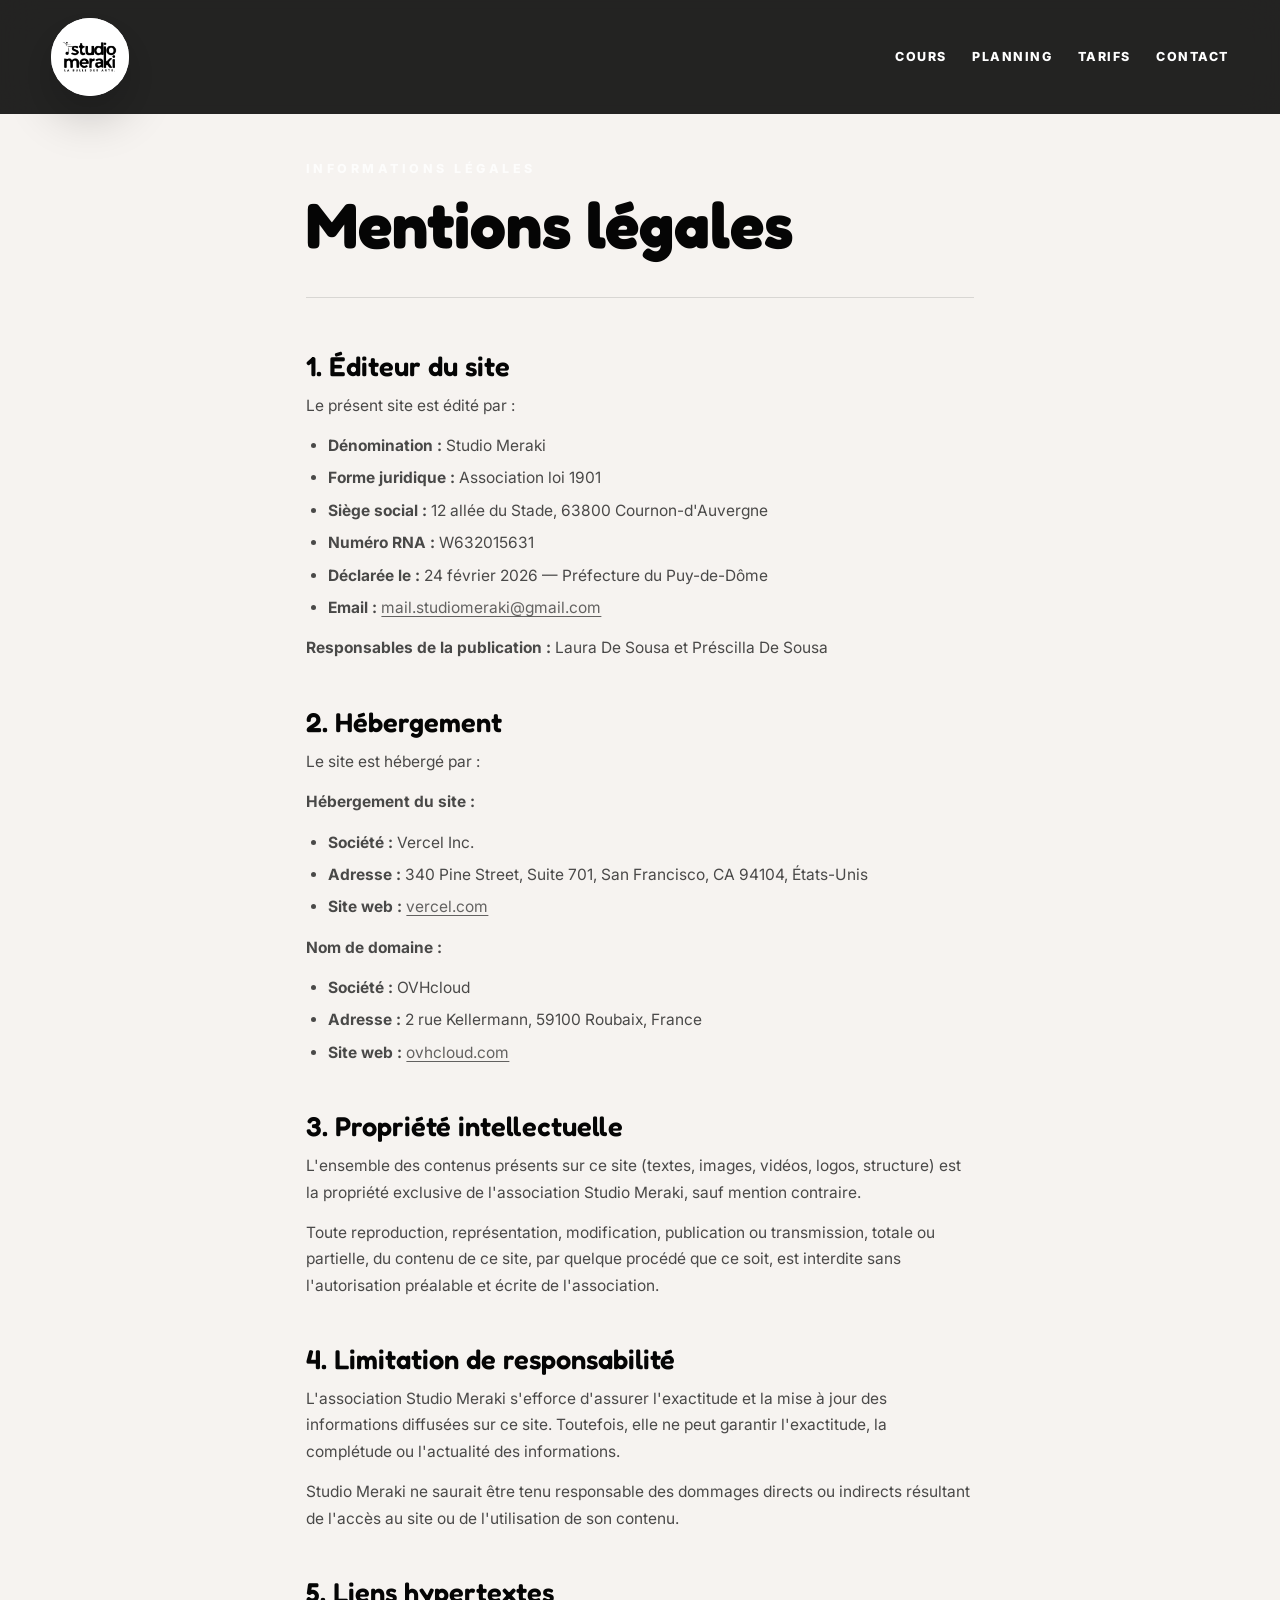
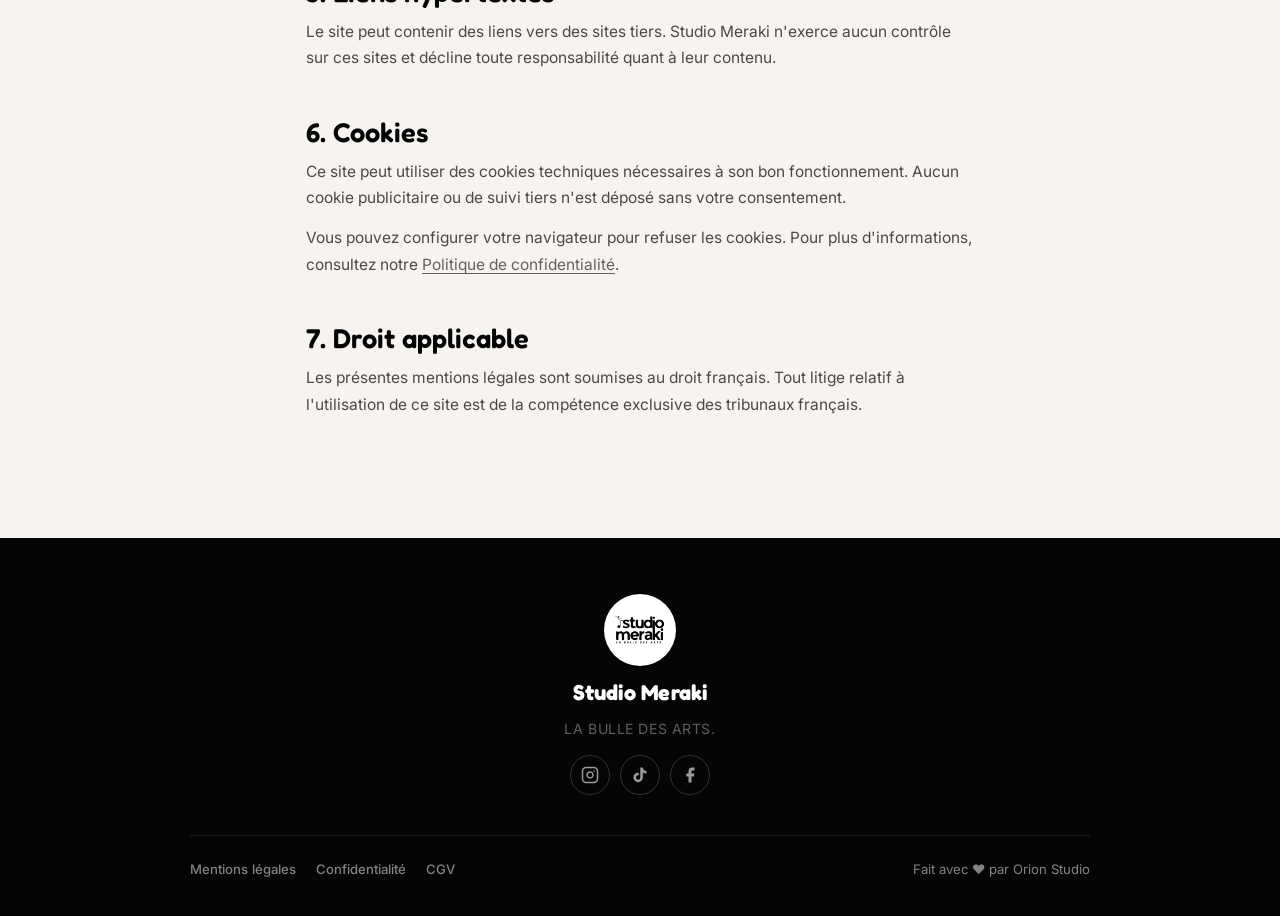
<file: mentions-legales.html>
<!doctype html>
<html lang="fr">
  <head>
    <meta charset="utf-8">
    <meta name="viewport" content="width=device-width, initial-scale=1">
    <meta name="robots" content="noindex, follow">
    <link rel="canonical" href="https://www.lestudiomeraki.fr/mentions-legales.html">
    <title>Mentions légales - Studio Meraki</title>
    <meta name="description" content="Mentions légales du site Studio Meraki.">
    <!-- Favicon -->
    <link rel="icon" type="image/png" sizes="512x512" href="assets/favicon-512x512.png">
    <link rel="icon" type="image/png" sizes="192x192" href="assets/favicon-192x192.png">
    <link rel="icon" type="image/png" sizes="48x48"  href="assets/favicon-48x48.png">
    <link rel="icon" type="image/png" sizes="32x32"  href="assets/favicon-32x32.png">
    <link rel="icon" type="image/png" sizes="16x16" href="assets/favicon-16x16.png">
    <link rel="manifest" href="manifest.json">
    <link rel="apple-touch-icon" sizes="180x180" href="assets/apple-touch-icon.png">
    <link rel="preconnect" href="https://fonts.googleapis.com">
    <link rel="preconnect" href="https://fonts.gstatic.com" crossorigin>
    <link href="https://fonts.googleapis.com/css2?family=Fredoka:wght@500;600;700&family=Inter:wght@400;500;600;700;800&display=swap" rel="stylesheet">
    <link rel="stylesheet" href="styles.css">
  </head>
  <body class="booking-page">
    <header class="site-header booking-header" data-header>
      <a class="brand" href="index.html#accueil" aria-label="Studio Meraki - accueil">
        <img src="Image Instagram 1080x1080.jpg" alt="Studio Meraki">
      </a>
      <button class="menu-toggle" type="button" aria-expanded="false" aria-controls="navigation" data-menu-toggle>
        <span></span>
        <span></span>
      </button>
      <nav id="navigation" class="nav" data-nav>
        <a href="index.html#cours">Cours</a>
        <a href="index.html#planning">Planning</a>
        <a href="index.html#tarifs">Tarifs</a>
        <a href="index.html#contact">Contact</a>
      </nav>
    </header>

    <main>
      <div class="legal-page">
        <div class="legal-header">
          <p class="eyebrow">Informations légales</p>
          <h1>Mentions légales</h1>
        </div>

        <div class="legal-content">

          <section class="legal-section">
            <h2>1. Éditeur du site</h2>
            <p>Le présent site est édité par :</p>
            <ul>
              <li><strong>Dénomination :</strong> Studio Meraki</li>
              <li><strong>Forme juridique :</strong> Association loi 1901</li>
              <li><strong>Siège social :</strong> 12 allée du Stade, 63800 Cournon-d'Auvergne</li>
              <li><strong>Numéro RNA :</strong> W632015631</li>
              <li><strong>Déclarée le :</strong> 24 février 2026 — Préfecture du Puy-de-Dôme</li>
              <li><strong>Email :</strong> <a href="mailto:mail.studiomeraki@gmail.com">mail.studiomeraki@gmail.com</a></li>
            </ul>
            <p><strong>Responsables de la publication :</strong> Laura De Sousa et Préscilla De Sousa</p>
          </section>

          <section class="legal-section">
            <h2>2. Hébergement</h2>
            <p>Le site est hébergé par :</p>
            <p><strong>Hébergement du site :</strong></p>
            <ul>
              <li><strong>Société :</strong> Vercel Inc.</li>
              <li><strong>Adresse :</strong> 340 Pine Street, Suite 701, San Francisco, CA 94104, États-Unis</li>
              <li><strong>Site web :</strong> <a href="https://vercel.com" target="_blank" rel="noopener">vercel.com</a></li>
            </ul>
            <p><strong>Nom de domaine :</strong></p>
            <ul>
              <li><strong>Société :</strong> OVHcloud</li>
              <li><strong>Adresse :</strong> 2 rue Kellermann, 59100 Roubaix, France</li>
              <li><strong>Site web :</strong> <a href="https://www.ovhcloud.com" target="_blank" rel="noopener">ovhcloud.com</a></li>
            </ul>
          </section>

          <section class="legal-section">
            <h2>3. Propriété intellectuelle</h2>
            <p>L'ensemble des contenus présents sur ce site (textes, images, vidéos, logos, structure) est la propriété exclusive de l'association Studio Meraki, sauf mention contraire.</p>
            <p>Toute reproduction, représentation, modification, publication ou transmission, totale ou partielle, du contenu de ce site, par quelque procédé que ce soit, est interdite sans l'autorisation préalable et écrite de l'association.</p>
          </section>

          <section class="legal-section">
            <h2>4. Limitation de responsabilité</h2>
            <p>L'association Studio Meraki s'efforce d'assurer l'exactitude et la mise à jour des informations diffusées sur ce site. Toutefois, elle ne peut garantir l'exactitude, la complétude ou l'actualité des informations.</p>
            <p>Studio Meraki ne saurait être tenu responsable des dommages directs ou indirects résultant de l'accès au site ou de l'utilisation de son contenu.</p>
          </section>

          <section class="legal-section">
            <h2>5. Liens hypertextes</h2>
            <p>Le site peut contenir des liens vers des sites tiers. Studio Meraki n'exerce aucun contrôle sur ces sites et décline toute responsabilité quant à leur contenu.</p>
          </section>

          <section class="legal-section">
            <h2>6. Cookies</h2>
            <p>Ce site peut utiliser des cookies techniques nécessaires à son bon fonctionnement. Aucun cookie publicitaire ou de suivi tiers n'est déposé sans votre consentement.</p>
            <p>Vous pouvez configurer votre navigateur pour refuser les cookies. Pour plus d'informations, consultez notre <a href="politique-de-confidentialite.html">Politique de confidentialité</a>.</p>
          </section>

          <section class="legal-section">
            <h2>7. Droit applicable</h2>
            <p>Les présentes mentions légales sont soumises au droit français. Tout litige relatif à l'utilisation de ce site est de la compétence exclusive des tribunaux français.</p>
          </section>

        </div>
      </div>
    </main>

    <footer class="footer">
      <div class="footer-brand">
        <picture>
          <source srcset="assets/logo.webp" type="image/webp">
          <img src="Image Instagram 1080x1080.jpg" alt="Logo Studio Meraki" width="72" height="72" loading="lazy">
        </picture>
        <p class="footer-name">Studio Meraki</p>
        <p class="footer-tagline">La bulle des arts.</p>
        <div class="footer-socials">
          <a href="https://www.instagram.com/studiomerakioff/" target="_blank" rel="noopener noreferrer" aria-label="Instagram">
            <svg xmlns="http://www.w3.org/2000/svg" width="18" height="18" viewBox="0 0 24 24" fill="none" stroke="currentColor" stroke-width="2" stroke-linecap="round" stroke-linejoin="round" aria-hidden="true"><rect x="2" y="2" width="20" height="20" rx="5" ry="5"/><path d="M16 11.37A4 4 0 1 1 12.63 8 4 4 0 0 1 16 11.37z"/><line x1="17.5" y1="6.5" x2="17.51" y2="6.5"/></svg>
          </a>
          <a href="https://www.tiktok.com/@studiomerakiofficiel" target="_blank" rel="noopener noreferrer" aria-label="TikTok">
            <svg xmlns="http://www.w3.org/2000/svg" width="18" height="18" viewBox="0 0 24 24" fill="currentColor" aria-hidden="true"><path d="M19.59 6.69a4.83 4.83 0 0 1-3.77-4.25V2h-3.45v13.67a2.89 2.89 0 0 1-2.88 2.5 2.89 2.89 0 0 1-2.89-2.89 2.89 2.89 0 0 1 2.89-2.89c.28 0 .54.04.79.1V9.01a6.32 6.32 0 0 0-.79-.05 6.34 6.34 0 0 0-6.34 6.34 6.34 6.34 0 0 0 6.34 6.34 6.34 6.34 0 0 0 6.33-6.34V8.69a8.18 8.18 0 0 0 4.78 1.52V6.74a4.85 4.85 0 0 1-1.01-.05z"/></svg>
          </a>
          <a href="https://www.facebook.com/profile.php?id=61560712202253" target="_blank" rel="noopener noreferrer" aria-label="Facebook">
            <svg xmlns="http://www.w3.org/2000/svg" width="18" height="18" viewBox="0 0 24 24" fill="currentColor" aria-hidden="true"><path d="M18 2h-3a5 5 0 0 0-5 5v3H7v4h3v8h4v-8h3l1-4h-4V7a1 1 0 0 1 1-1h3z"/></svg>
          </a>
        </div>
      </div>
      <div class="footer-bottom">
        <nav class="footer-legal">
          <a href="mentions-legales.html">Mentions légales</a>
          <a href="politique-de-confidentialite.html">Confidentialité</a>
          <a href="cgv.html">CGV</a>
        </nav>
        <p class="footer-credit">Fait avec ❤️ par <a href="https://orion-studio.io/" target="_blank" rel="noopener noreferrer">Orion Studio</a></p>
      </div>
    </footer>

    <script src="script.js"></script>
  </body>
</html>
</file>
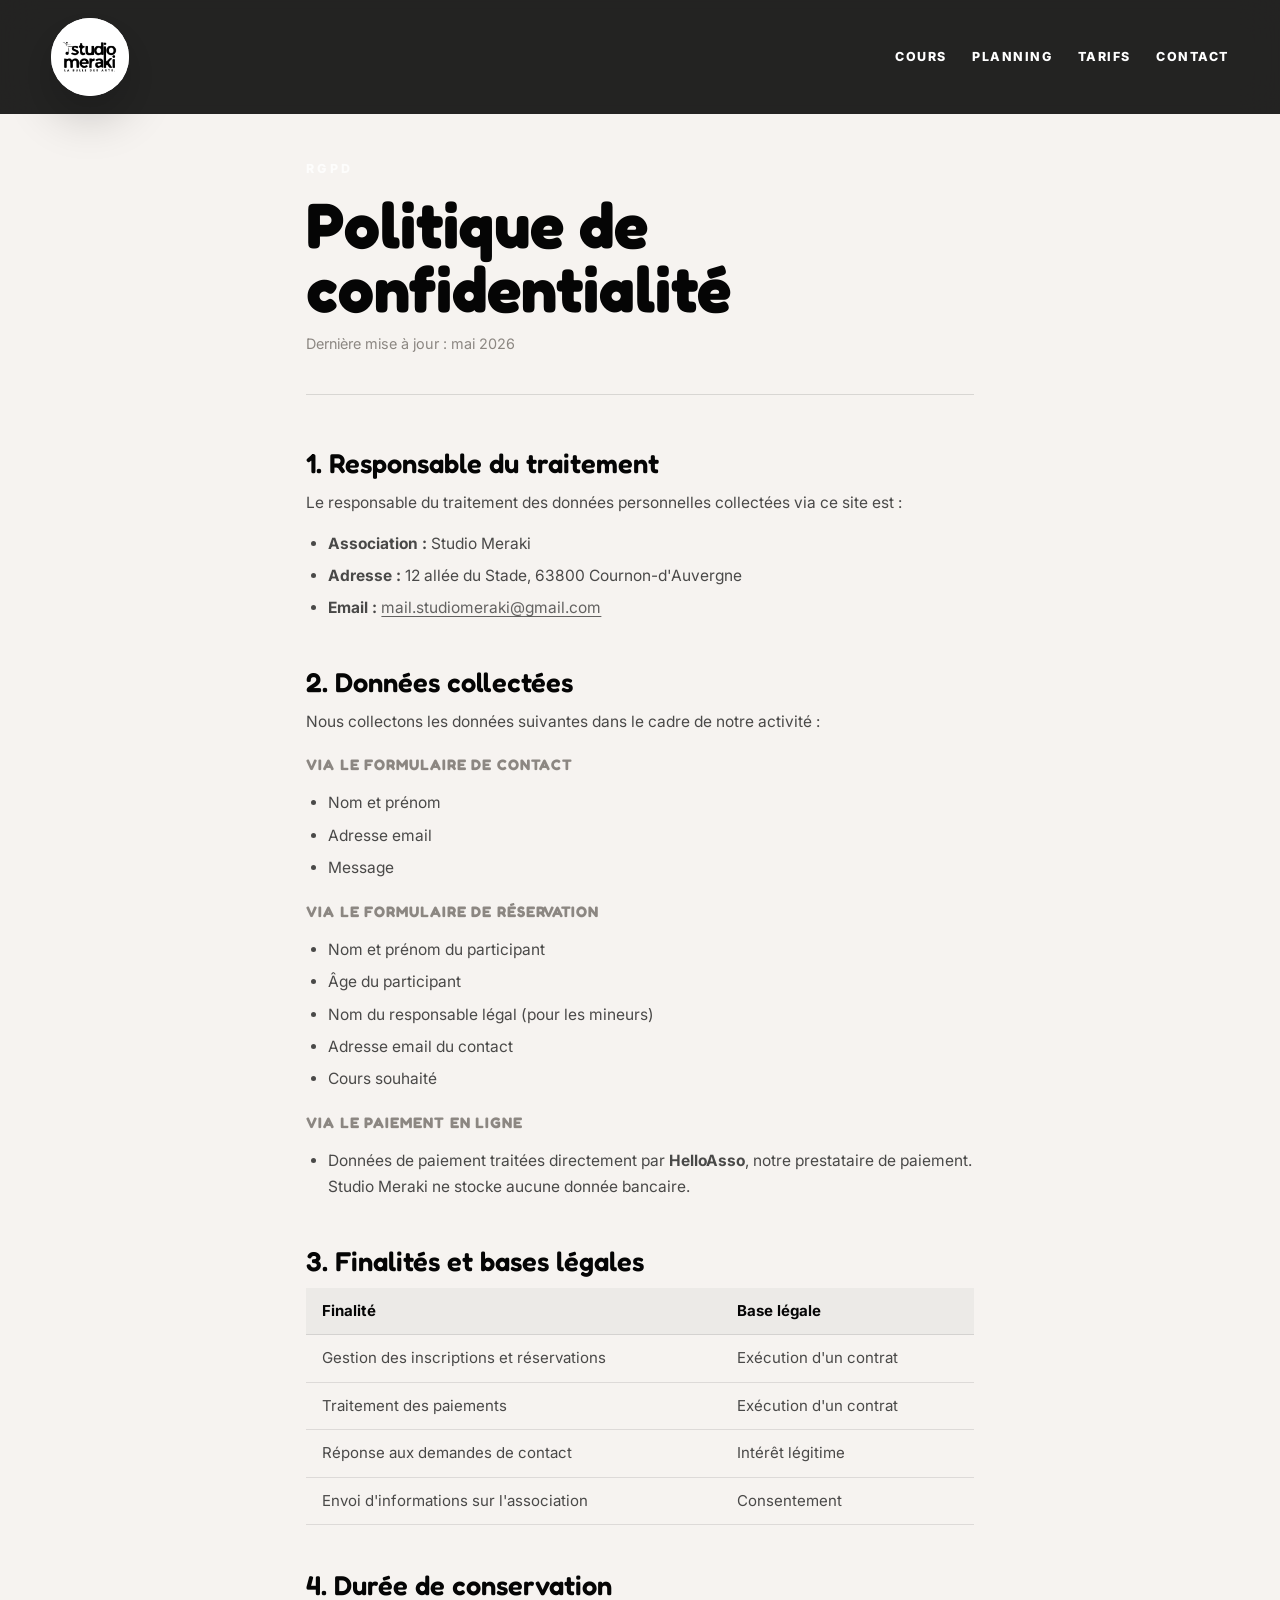
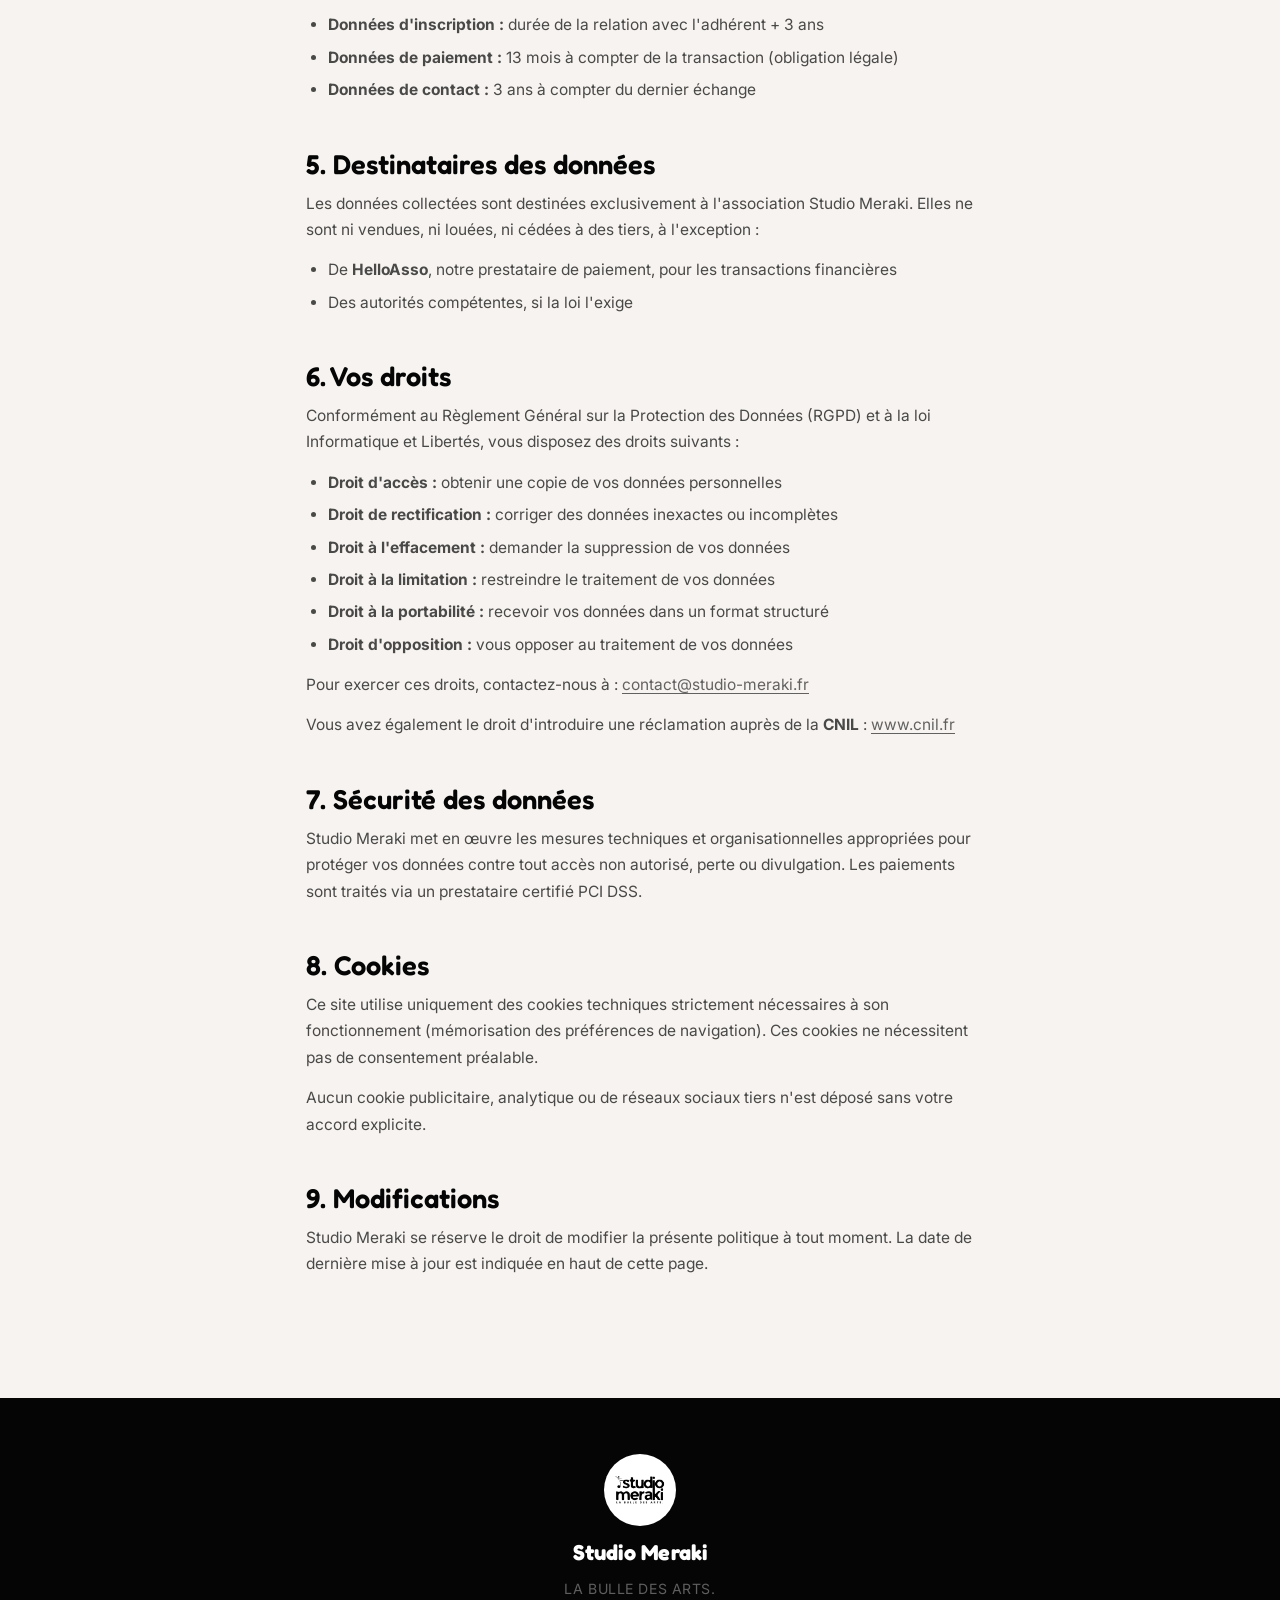
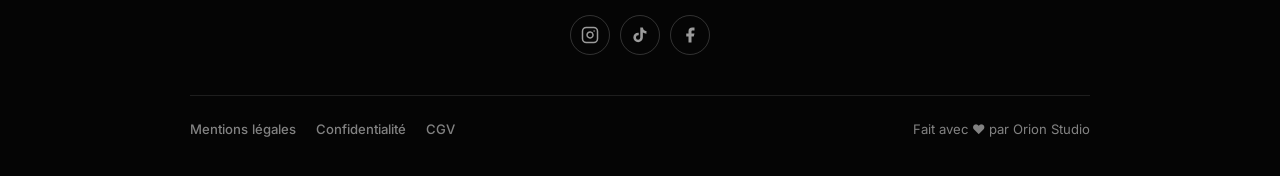
<file: politique-de-confidentialite.html>
<!doctype html>
<html lang="fr">
  <head>
    <meta charset="utf-8">
    <meta name="viewport" content="width=device-width, initial-scale=1">
    <meta name="robots" content="noindex, follow">
    <link rel="canonical" href="https://www.lestudiomeraki.fr/politique-de-confidentialite.html">
    <title>Politique de confidentialité - Studio Meraki</title>
    <meta name="description" content="Politique de confidentialité et de protection des données personnelles de Studio Meraki.">
    <!-- Favicon -->
    <link rel="icon" type="image/png" sizes="512x512" href="assets/favicon-512x512.png">
    <link rel="icon" type="image/png" sizes="192x192" href="assets/favicon-192x192.png">
    <link rel="icon" type="image/png" sizes="48x48"  href="assets/favicon-48x48.png">
    <link rel="icon" type="image/png" sizes="32x32"  href="assets/favicon-32x32.png">
    <link rel="icon" type="image/png" sizes="16x16" href="assets/favicon-16x16.png">
    <link rel="manifest" href="manifest.json">
    <link rel="apple-touch-icon" sizes="180x180" href="assets/apple-touch-icon.png">
    <link rel="preconnect" href="https://fonts.googleapis.com">
    <link rel="preconnect" href="https://fonts.gstatic.com" crossorigin>
    <link href="https://fonts.googleapis.com/css2?family=Fredoka:wght@500;600;700&family=Inter:wght@400;500;600;700;800&display=swap" rel="stylesheet">
    <link rel="stylesheet" href="styles.css">
  </head>
  <body class="booking-page">
    <header class="site-header booking-header" data-header>
      <a class="brand" href="index.html#accueil" aria-label="Studio Meraki - accueil">
        <img src="Image Instagram 1080x1080.jpg" alt="Studio Meraki">
      </a>
      <button class="menu-toggle" type="button" aria-expanded="false" aria-controls="navigation" data-menu-toggle>
        <span></span>
        <span></span>
      </button>
      <nav id="navigation" class="nav" data-nav>
        <a href="index.html#cours">Cours</a>
        <a href="index.html#planning">Planning</a>
        <a href="index.html#tarifs">Tarifs</a>
        <a href="index.html#contact">Contact</a>
      </nav>
    </header>

    <main>
      <div class="legal-page">
        <div class="legal-header">
          <p class="eyebrow">RGPD</p>
          <h1>Politique de confidentialité</h1>
          <p class="legal-date">Dernière mise à jour : mai 2026</p>
        </div>

        <div class="legal-content">

          <section class="legal-section">
            <h2>1. Responsable du traitement</h2>
            <p>Le responsable du traitement des données personnelles collectées via ce site est :</p>
            <ul>
              <li><strong>Association :</strong> Studio Meraki</li>
              <li><strong>Adresse :</strong> 12 allée du Stade, 63800 Cournon-d'Auvergne</li>
              <li><strong>Email :</strong> <a href="mailto:mail.studiomeraki@gmail.com">mail.studiomeraki@gmail.com</a></li>
            </ul>
          </section>

          <section class="legal-section">
            <h2>2. Données collectées</h2>
            <p>Nous collectons les données suivantes dans le cadre de notre activité :</p>
            <h3>Via le formulaire de contact</h3>
            <ul>
              <li>Nom et prénom</li>
              <li>Adresse email</li>
              <li>Message</li>
            </ul>
            <h3>Via le formulaire de réservation</h3>
            <ul>
              <li>Nom et prénom du participant</li>
              <li>Âge du participant</li>
              <li>Nom du responsable légal (pour les mineurs)</li>
              <li>Adresse email du contact</li>
              <li>Cours souhaité</li>
            </ul>
            <h3>Via le paiement en ligne</h3>
            <ul>
              <li>Données de paiement traitées directement par <strong>HelloAsso</strong>, notre prestataire de paiement. Studio Meraki ne stocke aucune donnée bancaire.</li>
            </ul>
          </section>

          <section class="legal-section">
            <h2>3. Finalités et bases légales</h2>
            <table class="legal-table">
              <thead>
                <tr>
                  <th>Finalité</th>
                  <th>Base légale</th>
                </tr>
              </thead>
              <tbody>
                <tr>
                  <td>Gestion des inscriptions et réservations</td>
                  <td>Exécution d'un contrat</td>
                </tr>
                <tr>
                  <td>Traitement des paiements</td>
                  <td>Exécution d'un contrat</td>
                </tr>
                <tr>
                  <td>Réponse aux demandes de contact</td>
                  <td>Intérêt légitime</td>
                </tr>
                <tr>
                  <td>Envoi d'informations sur l'association</td>
                  <td>Consentement</td>
                </tr>
              </tbody>
            </table>
          </section>

          <section class="legal-section">
            <h2>4. Durée de conservation</h2>
            <ul>
              <li><strong>Données d'inscription :</strong> durée de la relation avec l'adhérent + 3 ans</li>
              <li><strong>Données de paiement :</strong> 13 mois à compter de la transaction (obligation légale)</li>
              <li><strong>Données de contact :</strong> 3 ans à compter du dernier échange</li>
            </ul>
          </section>

          <section class="legal-section">
            <h2>5. Destinataires des données</h2>
            <p>Les données collectées sont destinées exclusivement à l'association Studio Meraki. Elles ne sont ni vendues, ni louées, ni cédées à des tiers, à l'exception :</p>
            <ul>
              <li>De <strong>HelloAsso</strong>, notre prestataire de paiement, pour les transactions financières</li>
              <li>Des autorités compétentes, si la loi l'exige</li>
            </ul>
          </section>

          <section class="legal-section">
            <h2>6. Vos droits</h2>
            <p>Conformément au Règlement Général sur la Protection des Données (RGPD) et à la loi Informatique et Libertés, vous disposez des droits suivants :</p>
            <ul>
              <li><strong>Droit d'accès :</strong> obtenir une copie de vos données personnelles</li>
              <li><strong>Droit de rectification :</strong> corriger des données inexactes ou incomplètes</li>
              <li><strong>Droit à l'effacement :</strong> demander la suppression de vos données</li>
              <li><strong>Droit à la limitation :</strong> restreindre le traitement de vos données</li>
              <li><strong>Droit à la portabilité :</strong> recevoir vos données dans un format structuré</li>
              <li><strong>Droit d'opposition :</strong> vous opposer au traitement de vos données</li>
            </ul>
            <p>Pour exercer ces droits, contactez-nous à : <a href="mailto:contact@studio-meraki.fr">contact@studio-meraki.fr</a></p>
            <p>Vous avez également le droit d'introduire une réclamation auprès de la <strong>CNIL</strong> : <a href="https://www.cnil.fr" target="_blank" rel="noopener">www.cnil.fr</a></p>
          </section>

          <section class="legal-section">
            <h2>7. Sécurité des données</h2>
            <p>Studio Meraki met en œuvre les mesures techniques et organisationnelles appropriées pour protéger vos données contre tout accès non autorisé, perte ou divulgation. Les paiements sont traités via un prestataire certifié PCI DSS.</p>
          </section>

          <section class="legal-section">
            <h2>8. Cookies</h2>
            <p>Ce site utilise uniquement des cookies techniques strictement nécessaires à son fonctionnement (mémorisation des préférences de navigation). Ces cookies ne nécessitent pas de consentement préalable.</p>
            <p>Aucun cookie publicitaire, analytique ou de réseaux sociaux tiers n'est déposé sans votre accord explicite.</p>
          </section>

          <section class="legal-section">
            <h2>9. Modifications</h2>
            <p>Studio Meraki se réserve le droit de modifier la présente politique à tout moment. La date de dernière mise à jour est indiquée en haut de cette page.</p>
          </section>

        </div>
      </div>
    </main>

    <footer class="footer">
      <div class="footer-brand">
        <picture>
          <source srcset="assets/logo.webp" type="image/webp">
          <img src="Image Instagram 1080x1080.jpg" alt="Logo Studio Meraki" width="72" height="72" loading="lazy">
        </picture>
        <p class="footer-name">Studio Meraki</p>
        <p class="footer-tagline">La bulle des arts.</p>
        <div class="footer-socials">
          <a href="https://www.instagram.com/studiomerakioff/" target="_blank" rel="noopener noreferrer" aria-label="Instagram">
            <svg xmlns="http://www.w3.org/2000/svg" width="18" height="18" viewBox="0 0 24 24" fill="none" stroke="currentColor" stroke-width="2" stroke-linecap="round" stroke-linejoin="round" aria-hidden="true"><rect x="2" y="2" width="20" height="20" rx="5" ry="5"/><path d="M16 11.37A4 4 0 1 1 12.63 8 4 4 0 0 1 16 11.37z"/><line x1="17.5" y1="6.5" x2="17.51" y2="6.5"/></svg>
          </a>
          <a href="https://www.tiktok.com/@studiomerakiofficiel" target="_blank" rel="noopener noreferrer" aria-label="TikTok">
            <svg xmlns="http://www.w3.org/2000/svg" width="18" height="18" viewBox="0 0 24 24" fill="currentColor" aria-hidden="true"><path d="M19.59 6.69a4.83 4.83 0 0 1-3.77-4.25V2h-3.45v13.67a2.89 2.89 0 0 1-2.88 2.5 2.89 2.89 0 0 1-2.89-2.89 2.89 2.89 0 0 1 2.89-2.89c.28 0 .54.04.79.1V9.01a6.32 6.32 0 0 0-.79-.05 6.34 6.34 0 0 0-6.34 6.34 6.34 6.34 0 0 0 6.34 6.34 6.34 6.34 0 0 0 6.33-6.34V8.69a8.18 8.18 0 0 0 4.78 1.52V6.74a4.85 4.85 0 0 1-1.01-.05z"/></svg>
          </a>
          <a href="https://www.facebook.com/profile.php?id=61560712202253" target="_blank" rel="noopener noreferrer" aria-label="Facebook">
            <svg xmlns="http://www.w3.org/2000/svg" width="18" height="18" viewBox="0 0 24 24" fill="currentColor" aria-hidden="true"><path d="M18 2h-3a5 5 0 0 0-5 5v3H7v4h3v8h4v-8h3l1-4h-4V7a1 1 0 0 1 1-1h3z"/></svg>
          </a>
        </div>
      </div>
      <div class="footer-bottom">
        <nav class="footer-legal">
          <a href="mentions-legales.html">Mentions légales</a>
          <a href="politique-de-confidentialite.html">Confidentialité</a>
          <a href="cgv.html">CGV</a>
        </nav>
        <p class="footer-credit">Fait avec ❤️ par <a href="https://orion-studio.io/" target="_blank" rel="noopener noreferrer">Orion Studio</a></p>
      </div>
    </footer>

    <script src="script.js"></script>
  </body>
</html>
</file>
<file: styles.css>
@import url("https://fonts.googleapis.com/css2?family=Caveat:wght@400;600;700&display=swap");

:root {
  --black: #050505;
  --ink: #101010;
  --white: #ffffff;
  --soft: #f6f3f0;
  --muted: #8c8782;
  --line: rgba(255, 255, 255, 0.16);
  --pearl: #f7e7f0;
  --rose: #ff9fbc;
  --lilac: #cbb7ff;
  --mint: #9ee6d4;
  --gold: #f2cf72;
  --sky: #9ed9ff;
}

* {
  box-sizing: border-box;
}

html {
  scroll-behavior: auto;
}

body {
  margin: 0;
  background: var(--black);
  color: var(--white);
  font-family: "Inter", Arial, sans-serif;
  line-height: 1.5;
}

img,
video {
  max-width: 100%;
}

a {
  color: inherit;
  text-decoration: none;
}

.site-header {
  position: fixed;
  z-index: 20;
  top: 0;
  left: 0;
  right: 0;
  display: flex;
  align-items: center;
  justify-content: space-between;
  gap: 24px;
  padding: 18px clamp(18px, 4vw, 56px);
  background: linear-gradient(180deg, rgba(0, 0, 0, 0.72), rgba(0, 0, 0, 0));
  transition: background 220ms ease, padding 220ms ease;
}

.site-header.is-scrolled {
  padding-block: 10px;
  background: rgba(0, 0, 0, 0.82);
  backdrop-filter: blur(18px);
  border-bottom: 1px solid rgba(255, 255, 255, 0.08);
}

.brand {
  display: inline-grid;
  place-items: center;
  width: 78px;
  height: 78px;
  overflow: hidden;
  background: var(--white);
  border-radius: 50%;
  box-shadow: 0 18px 50px rgba(0, 0, 0, 0.24);
}

.brand img {
  width: 100%;
  height: 100%;
  object-fit: cover;
  object-position: center;
}

.nav {
  display: flex;
  align-items: center;
  gap: clamp(14px, 2vw, 30px);
  font-size: 0.78rem;
  font-weight: 800;
  letter-spacing: 0.12em;
  text-transform: uppercase;
}

.nav a {
  position: relative;
}

.nav a::after {
  position: absolute;
  left: 0;
  right: 0;
  bottom: -8px;
  height: 2px;
  content: "";
  background: var(--white);
  transform: scaleX(0);
  transform-origin: left;
  transition: transform 180ms ease;
}

.nav a:hover::after,
.nav a:focus-visible::after {
  transform: scaleX(1);
}

.menu-toggle {
  display: none;
}

.hero {
  position: relative;
  min-height: 100svh;
  display: grid;
  align-items: end;
  overflow: hidden;
  padding: 170px clamp(20px, 6vw, 84px) 9vh;
}

.hero-video,
.hero-overlay,
.sparkle-field {
  position: absolute;
  inset: 0;
}

.hero-video {
  width: 100%;
  height: 100%;
  object-fit: cover;
}

.hero-overlay {
  pointer-events: none;
  background:
    radial-gradient(circle at 72% 22%, rgba(255, 255, 255, 0.22), transparent 21%),
    linear-gradient(90deg, rgba(0, 0, 0, 0.72), rgba(0, 0, 0, 0.34) 52%, rgba(0, 0, 0, 0.5));
}

.sparkle-field {
  pointer-events: none;
  opacity: 0.55;
  background-image:
    radial-gradient(circle, rgba(255, 255, 255, 0.95) 0 1px, transparent 2px),
    radial-gradient(circle, rgba(255, 159, 188, 0.75) 0 1px, transparent 2px);
  background-position: 0 0, 34px 52px;
  background-size: 96px 96px, 132px 132px;
  animation: shimmer 9s linear infinite;
}

.hero-content {
  position: relative;
  z-index: 2;
  width: min(780px, 100%);
}

.eyebrow,
.section-kicker {
  margin: 0 0 14px;
  color: rgba(255, 255, 255, 0.78);
  font-size: 0.78rem;
  font-weight: 800;
  letter-spacing: 0.28em;
  text-transform: uppercase;
}

h1,
h2,
h3,
p {
  margin-top: 0;
}

h1,
h2,
h3,
.button {
  font-family: "Fredoka", "Arial Rounded MT Bold", Arial, sans-serif;
}

h1 {
  margin-bottom: 18px;
  font-size: clamp(4rem, 12vw, 11rem);
  line-height: 0.78;
  letter-spacing: 0;
}

h2 {
  margin-bottom: 0;
  font-size: clamp(2.4rem, 6vw, 5.8rem);
  line-height: 0.92;
  letter-spacing: 0;
}

h3 {
  margin-bottom: 12px;
  font-size: 1.72rem;
  line-height: 1;
  letter-spacing: 0;
}

.hero-copy {
  width: min(600px, 100%);
  margin-bottom: 30px;
  color: rgba(255, 255, 255, 0.84);
  font-size: clamp(1.1rem, 2vw, 1.35rem);
}

.opening-note {
  display: grid;
  gap: 4px;
  width: min(620px, 100%);
  margin-bottom: 24px;
  padding: 16px 18px;
  border-left: 4px solid var(--rose);
  background: rgba(0, 0, 0, 0.36);
  backdrop-filter: blur(14px);
}

.opening-note strong {
  font-family: "Fredoka", "Arial Rounded MT Bold", Arial, sans-serif;
  font-size: 1.18rem;
}

.opening-note span {
  color: rgba(255, 255, 255, 0.72);
  font-size: 0.95rem;
}

.hero-actions {
  display: flex;
  flex-wrap: wrap;
  gap: 14px;
}

.button {
  display: inline-flex;
  align-items: center;
  justify-content: center;
  min-height: 48px;
  padding: 14px 22px;
  border: 1px solid transparent;
  border-radius: 999px;
  cursor: pointer;
  font-size: 1rem;
  font-weight: 700;
  transition: transform 180ms ease, background 180ms ease, color 180ms ease;
}

.button:hover,
.button:focus-visible {
  transform: translateY(-2px);
}

.button-light {
  background: var(--white);
  color: var(--black);
}

.button-ghost {
  border-color: rgba(255, 255, 255, 0.5);
  color: var(--white);
}

.button-dark {
  width: 100%;
  background: var(--black);
  color: var(--white);
}

.button-dark:hover,
.button-dark:focus-visible {
  background: #202020;
}

.section {
  padding: clamp(76px, 10vw, 140px) clamp(20px, 6vw, 84px);
}

.story,
.prices,
.location-social {
  background: var(--white);
  color: var(--black);
}

.story .section-kicker,
.prices .section-kicker,
.location-social .section-kicker {
  color: rgba(0, 0, 0, 0.46);
}

.story-grid {
  display: grid;
  grid-template-columns: minmax(0, 1.1fr) minmax(280px, 0.9fr);
  gap: clamp(28px, 6vw, 90px);
  align-items: start;
}

.story-copy {
  color: #34302d;
  font-size: clamp(1rem, 1.7vw, 1.18rem);
}

.story-copy p:last-child,
.location p:last-child {
  margin-bottom: 0;
}

.section-heading {
  display: grid;
  gap: 16px;
  width: min(900px, 100%);
  margin-inline: auto;
  margin-bottom: clamp(34px, 6vw, 70px);
  text-align: center;
}

.course-grid,
.course-gallery {
  display: grid;
  grid-template-columns: repeat(3, minmax(0, 1fr));
  gap: 14px;
}

.course-card {
  position: relative;
  display: grid;
  align-items: end;
  min-height: 380px;
  overflow: hidden;
  border: 1px solid rgba(255, 255, 255, 0.13);
  background: #0c0c0c;
  transition: transform 260ms ease, border-color 260ms ease;
}

.course-card > img {
  position: absolute;
  inset: 0;
  width: 100%;
  height: 100%;
  object-fit: cover;
  object-position: center;
  z-index: 0;
  transform: scale(1.03);
  transition: transform 700ms ease, filter 700ms ease;
}

.course-card::after {
  position: absolute;
  inset: 0;
  content: "";
  z-index: 1;
  background:
    linear-gradient(180deg, rgba(0, 0, 0, 0.08), rgba(0, 0, 0, 0.38) 38%, rgba(0, 0, 0, 0.88)),
    linear-gradient(90deg, rgba(0, 0, 0, 0.48), transparent 70%);
}

.course-card:hover {
  transform: translateY(-8px);
  border-color: rgba(255, 255, 255, 0.34);
}

.course-card:hover > img {
  filter: grayscale(0.12) contrast(1.08);
  transform: scale(1.12);
}

.course-content {
  position: relative;
  z-index: 2;
  display: grid;
  align-content: start;
  min-height: 100%;
  padding: clamp(24px, 3vw, 40px);
}

.course-card span {
  display: inline-block;
  margin-bottom: 16px;
  color: var(--rose);
  font-weight: 900;
}

.course-card h3 {
  max-width: 12ch;
  margin-bottom: 14px;
  font-size: clamp(2rem, 3.4vw, 3.6rem);
}

.course-card p {
  width: min(460px, 100%);
  color: rgba(255, 255, 255, 0.72);
}

.course-card small {
  color: rgba(255, 255, 255, 0.76);
  font-weight: 800;
  letter-spacing: 0.08em;
  text-transform: uppercase;
}

.teachers {
  background: var(--black);
}

.teacher-grid {
  display: grid;
  grid-template-columns: 1fr;
  gap: clamp(48px, 7vw, 80px);
}

.compagnie-note {
  display: grid;
  grid-template-columns: 1fr 1fr;
  margin-top: 40px;
  overflow: hidden;
  border: 1px solid rgba(255, 255, 255, 0.14);
  min-height: 280px;
}

.compagnie-image-wrap {
  overflow: hidden;
}

.compagnie-image-wrap img {
  width: 100%;
  height: 100%;
  object-fit: cover;
  object-position: center;
  display: block;
}

.compagnie-note-inner {
  display: grid;
  align-content: center;
  gap: 14px;
  padding: clamp(28px, 4vw, 48px);
  background: rgba(255, 255, 255, 0.04);
}

.compagnie-title {
  font-size: clamp(2rem, 3.4vw, 3.6rem);
  line-height: 1;
  color: var(--white);
  margin: 0;
}

.compagnie-note-inner p {
  margin: 0;
  color: rgba(255, 255, 255, 0.78);
  line-height: 1.7;
}

.compagnie-badge {
  display: inline-block;
  padding: 6px 12px;
  background: rgba(255, 255, 255, 0.12);
  border: 1px solid rgba(255, 255, 255, 0.22);
  border-radius: 999px;
  font-size: 0.78rem !important;
  font-weight: 800 !important;
  letter-spacing: 0.04em;
  color: rgba(255, 255, 255, 0.9) !important;
  line-height: 1.4 !important;
}

.teacher-card {
  display: flex;
  align-items: center;
  gap: clamp(32px, 6vw, 72px);
  min-height: auto;
  overflow: visible;
  background: transparent;
  border: none;
  border-bottom: 1px solid rgba(255, 255, 255, 0.08);
  padding-bottom: clamp(48px, 6vw, 72px);
}

.teacher-card:last-child {
  border-bottom: none;
  padding-bottom: 0;
}

.teacher-card--reversed {
  flex-direction: row-reverse;
}

.teacher-card:hover {
  transform: none;
  border-color: rgba(255, 255, 255, 0.08);
}

.teacher-photo {
  position: relative;
  width: clamp(160px, 20vw, 230px);
  height: clamp(160px, 20vw, 230px);
  min-width: clamp(160px, 20vw, 230px);
  border-radius: 50%;
  overflow: hidden;
  flex-shrink: 0;
}

.teacher-card:first-child .teacher-photo {
  box-shadow: 0 0 0 5px var(--black), 0 0 0 10px #ef7786;
}

.teacher-card:last-child .teacher-photo {
  box-shadow: 0 0 0 5px var(--black), 0 0 0 10px #f6c84f;
}

.teacher-photo::after {
  display: none;
}

.teacher-photo img {
  display: block;
  width: 100%;
  height: 100%;
  object-fit: cover;
  object-position: top center;
  border-radius: 50%;
  transition: transform 500ms ease;
}

.teacher-card:hover .teacher-photo img {
  transform: scale(1.05);
}

.teacher-info {
  display: grid;
  align-content: start;
  gap: 14px;
  padding: 0;
  background: transparent;
}

.teacher-dot {
  width: 42px;
  height: 42px;
  margin-bottom: 42px;
  border-radius: 50%;
  box-shadow: 0 24px 70px rgba(0, 0, 0, 0.28);
}

.teacher-dot.laura,
.teacher-tag.laura::before {
  background: #ef7786;
}

.teacher-dot.presci,
.teacher-tag.presci::before {
  background: #f6c84f;
}

.teacher-dot.both,
.teacher-tag.both::before {
  background: #6bc24a;
}

.teacher-roles {
  display: grid;
  gap: 2px;
}

.teacher-roles span {
  display: block;
  font-family: "Caveat", cursive;
  font-size: clamp(1.2rem, 2.2vw, 1.55rem);
  font-weight: 600;
  letter-spacing: 0;
  line-height: 1.3;
  text-transform: none;
  color: rgba(255, 255, 255, 0.78);
}

.teacher-roles.laura span,
.teacher-roles.presci span {
  color: rgba(255, 255, 255, 0.78);
}

/* ── Mot accent "bimbo" (dégradé rose→jaune, Caveat) ────────── */
.bimbo {
  font-family: "Caveat", cursive;
  font-size: 1.22em;
  font-weight: 700;
  line-height: 1;
  display: inline-block;
  padding-right: 0.12em;
  background: linear-gradient(90deg, #ff9fbc 0%, #f6c84f 100%);
  -webkit-background-clip: text;
  -webkit-text-fill-color: transparent;
  background-clip: text;
}

.teachers-intro {
  max-width: 680px;
  margin: 16px auto 0;
  color: rgba(255, 255, 255, 0.72);
  font-size: 1rem;
  line-height: 1.65;
  text-align: center;
}

.laura-name {
  font-family: "Fredoka", "Arial Rounded MT Bold", Arial, sans-serif;
  font-size: clamp(3rem, 6vw, 5.5rem);
  line-height: 1;
  margin: 0;
  background: linear-gradient(120deg, #ff6b9d 0%, #c9325e 100%);
  -webkit-background-clip: text;
  -webkit-text-fill-color: transparent;
  background-clip: text;
}

.presci-name {
  font-family: "Fredoka", "Arial Rounded MT Bold", Arial, sans-serif;
  font-size: clamp(3rem, 6vw, 5.5rem);
  line-height: 1;
  margin: 0;
  background: linear-gradient(120deg, #f6c84f 0%, #e89a00 100%);
  -webkit-background-clip: text;
  -webkit-text-fill-color: transparent;
  background-clip: text;
}

.teacher-info small {
  color: rgba(255, 255, 255, 0.6);
  font-size: 0.88rem;
  font-weight: 400;
  line-height: 1.65;
}

.opening {
  display: grid;
  grid-template-columns: minmax(0, 1fr) minmax(320px, 0.9fr);
  gap: clamp(30px, 7vw, 90px);
  align-items: stretch;
  background: var(--black);
}

.opening-card {
  display: grid;
  align-content: center;
  padding: clamp(30px, 6vw, 64px);
  border: 1px solid rgba(255, 255, 255, 0.14);
  background:
    radial-gradient(circle at 82% 16%, rgba(255, 255, 255, 0.18), transparent 24%),
    rgba(255, 255, 255, 0.06);
}

.opening-card p:not(.section-kicker) {
  margin: 24px 0 0;
  color: rgba(255, 255, 255, 0.7);
  font-size: 1.08rem;
}

.opening-dates {
  display: grid;
  gap: 12px;
}

.opening-dates div {
  display: grid;
  gap: 4px;
  min-height: 140px;
  padding: 24px;
  background: var(--white);
  color: var(--black);
}

.opening-dates span {
  color: var(--rose);
  font-family: "Fredoka", "Arial Rounded MT Bold", Arial, sans-serif;
  font-size: clamp(2rem, 4vw, 3.5rem);
  font-weight: 700;
  line-height: 0.92;
}

.opening-dates strong {
  font-size: 1rem;
  font-weight: 900;
  text-transform: uppercase;
}

.opening-dates small {
  color: #6b6560;
  font-weight: 700;
}

.schedule-section {
  background:
    linear-gradient(135deg, rgba(255, 159, 188, 0.16), transparent 32%),
    linear-gradient(315deg, rgba(158, 217, 255, 0.14), transparent 36%),
    var(--black);
}

.schedule {
  display: grid;
  grid-template-columns: repeat(6, minmax(150px, 1fr));
  gap: 12px;
  overflow-x: auto;
  padding-bottom: 10px;
}

.day {
  min-width: 158px;
  padding: 16px;
  border: 1px solid rgba(255, 255, 255, 0.14);
  background: rgba(255, 255, 255, 0.06);
  backdrop-filter: blur(16px);
}

.day h3 {
  margin-bottom: 18px;
  font-size: 1.35rem;
}

.class {
  position: relative;
  display: grid;
  gap: 6px;
  min-height: 116px;
  margin-bottom: 12px;
  padding: 16px;
  overflow: hidden;
  color: var(--black);
  animation: floatCard 4.2s ease-in-out infinite;
}

.class::after {
  position: absolute;
  inset: -40%;
  content: "";
  background: linear-gradient(120deg, transparent 35%, rgba(255, 255, 255, 0.5), transparent 65%);
  transform: translateX(-100%) rotate(18deg);
  animation: gleam 5s ease-in-out infinite;
}

.class strong,
.class small,
.class span,
.teacher-tag {
  position: relative;
  z-index: 1;
}

.class strong {
  font-family: "Fredoka", "Arial Rounded MT Bold", Arial, sans-serif;
  font-size: 1.18rem;
  line-height: 1.05;
}

.class span {
  align-self: end;
  font-size: 0.84rem;
  font-weight: 900;
}

.class small {
  font-size: 0.72rem;
  font-weight: 900;
  letter-spacing: 0.06em;
  line-height: 1.2;
  text-transform: uppercase;
}

.teacher-tag {
  display: inline-flex;
  align-items: center;
  gap: 6px;
  width: fit-content;
  margin-top: 2px;
  padding: 6px 8px;
  border-radius: 999px;
  background: rgba(255, 255, 255, 0.82);
  color: var(--black);
  font-size: 0.72rem;
  font-style: normal;
  font-weight: 900;
  line-height: 1;
}

.teacher-tag::before {
  width: 9px;
  height: 9px;
  border-radius: 50%;
  content: "";
}

.modern {
  background: #ffb3c6;
}

.street {
  background: #ffb347;
}

.latino {
  background: #ffd966;
}

.musical {
  background: #ff8fa3;
}

.heels {
  background: #ffcba4;
}

.kids {
  background: #9ee6d4;
}

.glam {
  background: #e879a0;
  color: var(--black);
}

.broadway {
  background: #ffcb77;
}

.loisirs {
  background: #cbb7ff;
}

.technique {
  background: #c5bfb9;
}

.compagnie {
  background: #f5c4d0;
}

.is-full {
  opacity: 0.55;
  position: relative;
}

.full-badge {
  position: absolute;
  top: 8px;
  right: 8px;
  padding: 2px 8px;
  background: rgba(0, 0, 0, 0.72);
  color: #fff;
  font-size: 0.65rem;
  font-weight: 800;
  letter-spacing: 0.08em;
  text-transform: uppercase;
  border-radius: 999px;
}

.price-grid {
  display: grid;
  grid-template-columns: repeat(4, minmax(0, 1fr));
  gap: 16px;
}

.price-card {
  display: grid;
  gap: 18px;
  min-height: 270px;
  padding: 28px;
  border: 1px solid rgba(0, 0, 0, 0.12);
  background: #fbfaf8;
}

.price-card.featured {
  background: var(--black);
  color: var(--white);
}

.price-card p {
  margin-bottom: 0;
  color: var(--muted);
  font-weight: 800;
  text-transform: uppercase;
}

.price-card strong {
  align-self: center;
  font-family: "Fredoka", "Arial Rounded MT Bold", Arial, sans-serif;
  font-size: clamp(2.4rem, 5vw, 4.2rem);
  line-height: 0.9;
}

.price-card span {
  align-self: end;
  color: #6b6560;
}

.featured span {
  color: rgba(255, 255, 255, 0.72);
}

.pricing-layout {
  display: grid;
  grid-template-columns: repeat(3, minmax(0, 1fr));
  align-items: stretch;
  gap: 16px;
}

.pricing-table {
  display: grid;
  align-content: start;
  border: 1px solid rgba(0, 0, 0, 0.12);
  background: var(--white);
  color: var(--black);
}

.pricing-title {
  display: grid;
  gap: 8px;
  padding: 28px;
  border-bottom: 1px solid rgba(0, 0, 0, 0.12);
}

.pricing-title--enfants,
.pricing-title--sans-gala,
.pricing-title--avec-gala {
  background:
    radial-gradient(circle at 8% 12%, rgba(255, 159, 188, 0.28), transparent 38%),
    #fbfaf8;
}

.pricing-title p {
  margin: 0;
  color: var(--black);
  font-family: "Fredoka", "Arial Rounded MT Bold", Arial, sans-serif;
  font-size: clamp(1.6rem, 3.2vw, 2.6rem);
  font-weight: 700;
  line-height: 1;
}

.pricing-title span {
  color: rgba(0, 0, 0, 0.6);
  font-size: 0.88rem;
  font-weight: 700;
  text-transform: uppercase;
  letter-spacing: 0.05em;
}

.price-row {
  display: grid;
  gap: 8px;
  padding: 22px 28px;
  border-bottom: 1px solid rgba(0, 0, 0, 0.1);
}

.price-row:last-child {
  border-bottom: 0;
}

.price-row strong {
  color: rgba(0, 0, 0, 0.55);
  font-weight: 900;
  text-transform: uppercase;
}

.price-row span {
  color: var(--black);
  font-family: "Fredoka", "Arial Rounded MT Bold", Arial, sans-serif;
  font-size: clamp(2rem, 4vw, 3.1rem);
  font-weight: 700;
  line-height: 0.9;
}

.price-row small {
  color: rgba(0, 0, 0, 0.5);
  font-weight: 800;
}

.pricing-savoir {
  margin-top: 40px;
  margin-bottom: 4px;
  font-weight: 800;
  font-size: 0.9rem;
  letter-spacing: 0.06em;
  text-transform: uppercase;
  color: rgba(0, 0, 0, 0.45);
}

.pricing-notes {
  display: grid;
  grid-template-columns: repeat(3, minmax(0, 1fr));
  gap: 12px;
  margin-top: 0;
}

.pricing-notes div {
  display: grid;
  gap: 8px;
  padding: 20px;
  border: 1px solid rgba(0, 0, 0, 0.12);
  background: #f5f0ec;
}

.pricing-notes strong {
  font-family: "Fredoka", "Arial Rounded MT Bold", Arial, sans-serif;
  font-size: 2rem;
  line-height: 1;
}

.pricing-notes span {
  color: #5d5752;
  font-weight: 800;
}

.payment-terms {
  display: grid;
  grid-template-columns: minmax(240px, 0.72fr) minmax(0, 1.28fr);
  gap: clamp(20px, 4vw, 46px);
  margin-top: 22px;
  padding: clamp(24px, 4vw, 42px);
  border: 1px solid rgba(0, 0, 0, 0.12);
  background:
    radial-gradient(circle at 8% 8%, rgba(255, 159, 188, 0.22), transparent 22%),
    #fbfaf8;
  color: var(--black);
}

.payment-heading {
  display: grid;
  align-content: start;
  gap: 14px;
}

.payment-heading .section-kicker {
  color: rgba(0, 0, 0, 0.46);
}

.payment-heading h3 {
  margin: 0;
  font-size: clamp(2rem, 4vw, 3.7rem);
  line-height: 0.92;
}

.payment-grid {
  display: grid;
  grid-template-columns: repeat(2, minmax(0, 1fr));
  gap: 12px;
}

.payment-grid article {
  display: grid;
  gap: 10px;
  min-height: 168px;
  padding: 22px;
  border: 1px solid rgba(0, 0, 0, 0.1);
  background: var(--white);
}

.payment-grid span {
  color: var(--rose);
  font-weight: 900;
}

.payment-grid strong {
  font-family: "Fredoka", "Arial Rounded MT Bold", Arial, sans-serif;
  font-size: 1.55rem;
  line-height: 1;
}

.payment-grid small {
  align-self: end;
  color: #625c57;
  font-weight: 700;
}

.contact {
  background: var(--soft);
  color: var(--black);
}

.contact .section-kicker {
  color: rgba(0, 0, 0, 0.46);
}

.contact-panel {
  display: grid;
  grid-template-columns: minmax(0, 0.8fr) minmax(300px, 0.9fr);
  gap: clamp(32px, 8vw, 110px);
  align-items: start;
}

form {
  display: grid;
  gap: 18px;
}

label {
  display: grid;
  gap: 8px;
  color: #504b47;
  font-weight: 800;
}

input,
textarea,
select {
  width: 100%;
  border: 1px solid rgba(0, 0, 0, 0.16);
  border-radius: 0;
  padding: 16px;
  background: var(--white);
  color: var(--black);
  font: inherit;
}

select {
  appearance: none;
  background-image: linear-gradient(45deg, transparent 50%, var(--black) 50%), linear-gradient(135deg, var(--black) 50%, transparent 50%);
  background-position: calc(100% - 20px) 50%, calc(100% - 14px) 50%;
  background-size: 6px 6px, 6px 6px;
  background-repeat: no-repeat;
}

textarea {
  resize: vertical;
}

.location-social {
  display: grid;
  grid-template-columns: minmax(0, 1fr) minmax(0, 1fr);
  gap: 1px;
  padding: 0;
  background: #d8d2cb;
}

.location,
.social {
  min-height: 420px;
  padding: clamp(44px, 8vw, 92px);
  background: var(--white);
}

.social-links {
  display: flex;
  flex-wrap: wrap;
  gap: 12px;
  margin-top: 34px;
}

.social-links a {
  display: inline-flex;
  align-items: center;
  gap: 8px;
  padding: 12px 20px;
  border: 1px solid var(--black);
  border-radius: 999px;
  font-weight: 900;
  text-decoration: none;
  color: var(--black);
  transition: background 0.18s, color 0.18s;
}

.social-links a:hover {
  background: var(--black);
  color: #fff;
}

.social-links a svg {
  flex-shrink: 0;
}

.footer {
  display: flex;
  flex-direction: column;
  align-items: center;
  text-align: center;
  padding: 56px clamp(20px, 6vw, 84px) 36px;
  background: var(--black);
  color: rgba(255, 255, 255, 0.65);
  gap: 0;
}

.footer-brand {
  display: flex;
  flex-direction: column;
  align-items: center;
  gap: 10px;
  padding-bottom: 40px;
}

.footer-brand picture,
.footer-brand img {
  display: block;
}

.footer img {
  width: 72px;
  height: 72px;
  object-fit: cover;
  border-radius: 50%;
  background: var(--white);
}

.footer-name {
  font-family: 'Fredoka', sans-serif;
  font-weight: 700;
  font-size: 1.35rem;
  color: #fff;
  margin: 0;
  letter-spacing: 0.01em;
}

.footer-tagline {
  font-size: 0.88rem;
  opacity: 0.55;
  margin: 0;
  letter-spacing: 0.04em;
  text-transform: uppercase;
}

.footer-socials {
  display: flex;
  gap: 10px;
  margin-top: 6px;
}

.footer-socials a {
  display: flex;
  align-items: center;
  justify-content: center;
  width: 40px;
  height: 40px;
  border: 1px solid rgba(255, 255, 255, 0.18);
  border-radius: 50%;
  color: rgba(255, 255, 255, 0.6);
  text-decoration: none;
  transition: border-color 0.18s, color 0.18s, background 0.18s;
}

.footer-socials a:hover {
  border-color: rgba(255, 255, 255, 0.7);
  color: #fff;
  background: rgba(255, 255, 255, 0.07);
}

.footer-bottom {
  width: 100%;
  max-width: 900px;
  border-top: 1px solid rgba(255, 255, 255, 0.1);
  padding-top: 24px;
  display: flex;
  justify-content: space-between;
  align-items: center;
  gap: 16px;
  flex-wrap: wrap;
}

.footer-legal {
  display: flex;
  flex-wrap: wrap;
  align-items: center;
  gap: 6px 20px;
  font-size: 0.82rem;
}

.footer-legal a {
  font-weight: 500;
  color: rgba(255, 255, 255, 0.5);
  text-decoration: none;
  transition: color 180ms ease;
}

.footer-legal a:hover {
  color: #fff;
}

.footer-credit {
  font-size: 0.82rem;
  color: rgba(255, 255, 255, 0.5);
  margin: 0;
}

.footer-credit a {
  color: inherit;
  text-decoration: none;
  transition: color 180ms ease;
}

.footer-credit a:hover {
  color: #fff;
}

/* ── Pages légales ───────────────────────────────────────────── */

.legal-page {
  max-width: 780px;
  margin: 0 auto;
  padding: clamp(100px, 14vw, 160px) clamp(20px, 6vw, 56px) clamp(60px, 10vw, 120px);
}

.legal-header {
  margin-bottom: 56px;
  padding-bottom: 40px;
  border-bottom: 1px solid rgba(0, 0, 0, 0.12);
}

.legal-header h1 {
  margin: 8px 0 0;
  font-family: "Fredoka", "Arial Rounded MT Bold", Arial, sans-serif;
  font-size: clamp(2.4rem, 6vw, 4rem);
  font-weight: 700;
  line-height: 1;
  color: var(--black);
}

.legal-date {
  margin: 12px 0 0;
  color: var(--muted);
  font-size: 0.9rem;
}

.legal-content {
  display: grid;
  gap: 48px;
}

.legal-section {
  display: grid;
  gap: 14px;
}

.legal-section h2 {
  margin: 0;
  font-family: "Fredoka", "Arial Rounded MT Bold", Arial, sans-serif;
  font-size: clamp(1.3rem, 3vw, 1.7rem);
  font-weight: 600;
  color: var(--black);
}

.legal-section h3 {
  margin: 8px 0 4px;
  font-size: 0.95rem;
  font-weight: 700;
  text-transform: uppercase;
  letter-spacing: 0.06em;
  color: var(--muted);
}

.legal-section p,
.legal-section li {
  margin: 0;
  color: rgba(0, 0, 0, 0.7);
  font-size: 0.97rem;
  line-height: 1.7;
}

.legal-section ul {
  margin: 0;
  padding-left: 1.4em;
  display: grid;
  gap: 6px;
}

.legal-section a {
  text-decoration: underline;
  text-underline-offset: 3px;
  opacity: 0.85;
}

.legal-section a:hover {
  opacity: 1;
}

.legal-table {
  width: 100%;
  border-collapse: collapse;
  font-size: 0.94rem;
}

.legal-table th,
.legal-table td {
  padding: 12px 16px;
  text-align: left;
  border-bottom: 1px solid rgba(0, 0, 0, 0.1);
  color: rgba(0, 0, 0, 0.7);
}

.legal-table th {
  font-weight: 700;
  color: var(--black);
  background: rgba(0, 0, 0, 0.04);
}

.booking-cta {
  display: grid;
  grid-template-columns: minmax(0, 1fr) minmax(320px, 0.86fr);
  gap: clamp(32px, 8vw, 110px);
  align-items: center;
  background:
    radial-gradient(circle at 12% 18%, rgba(255, 255, 255, 0.18), transparent 24%),
    linear-gradient(135deg, rgba(255, 159, 188, 0.22), transparent 38%),
    var(--black);
}

.booking-copy p:not(.section-kicker) {
  width: min(620px, 100%);
  margin: 24px 0 32px;
  color: rgba(255, 255, 255, 0.72);
  font-size: 1.08rem;
}

.booking-steps {
  display: grid;
  gap: 12px;
}

.booking-steps div {
  display: grid;
  grid-template-columns: auto 1fr;
  gap: 5px 18px;
  padding: 22px;
  border: 1px solid rgba(255, 255, 255, 0.14);
  background: rgba(255, 255, 255, 0.07);
}

.booking-steps span {
  grid-row: span 2;
  color: var(--rose);
  font-weight: 900;
}

.booking-steps strong {
  font-family: "Fredoka", "Arial Rounded MT Bold", Arial, sans-serif;
  font-size: 1.5rem;
  line-height: 1;
}

.booking-steps small {
  color: rgba(255, 255, 255, 0.62);
  font-weight: 700;
}

.booking-page {
  background: var(--soft);
  color: var(--black);
}

.booking-header {
  background: rgba(0, 0, 0, 0.86);
  backdrop-filter: blur(18px);
}

.booking-header .nav,
.booking-header .nav a {
  color: var(--white);
}

.booking-header .nav a::after {
  background: var(--white);
}

.reservation-hero {
  display: grid;
  grid-template-columns: minmax(0, 0.8fr) minmax(320px, 1fr);
  gap: clamp(34px, 7vw, 96px);
  min-height: 100svh;
  padding: 160px clamp(20px, 6vw, 84px) clamp(76px, 10vw, 120px);
  background:
    radial-gradient(circle at 12% 14%, rgba(255, 159, 188, 0.34), transparent 25%),
    radial-gradient(circle at 84% 12%, rgba(158, 217, 255, 0.24), transparent 22%),
    var(--soft);
}

.reservation-intro {
  position: sticky;
  top: 150px;
  align-self: start;
}

.reservation-intro .eyebrow {
  color: rgba(0, 0, 0, 0.5);
}

.reservation-intro h1 {
  margin-bottom: 28px;
  color: var(--black);
  font-size: clamp(3.4rem, 8vw, 7.6rem);
  line-height: 1.05;
}

.reservation-intro p {
  color: #4b4540;
  font-size: 1.12rem;
}

.reservation-facts {
  display: grid;
  gap: 10px;
  margin-top: 28px;
}

.reservation-facts div {
  display: grid;
  grid-template-columns: auto 1fr;
  align-items: start;
  gap: 12px;
  padding: 18px;
  border: 1px solid rgba(0, 0, 0, 0.12);
  background: rgba(255, 255, 255, 0.62);
}

.reservation-facts strong {
  font-family: "Fredoka", "Arial Rounded MT Bold", Arial, sans-serif;
  font-size: 1.5rem;
  line-height: 1;
  white-space: nowrap;
}

.reservation-facts span {
  color: #4b4540;
  font-size: 0.9rem;
  font-weight: 600;
  line-height: 1.5;
}

.form-hint {
  margin: 0;
  color: rgba(0, 0, 0, 0.5);
  font-size: 0.88rem;
  font-style: italic;
}

.discipline-checkboxes {
  display: flex;
  flex-wrap: wrap;
  gap: 8px;
}

.slot-group {
  display: flex;
  flex-direction: column;
  gap: 10px;
}

.slot-group[hidden],
#slots-section[hidden] {
  display: none;
}

.slot-group + .slot-group {
  margin-top: 20px;
}

.slot-group-label {
  margin: 0;
  font-size: 0.78rem;
  font-weight: 800;
  letter-spacing: 0.07em;
  text-transform: uppercase;
  color: rgba(0, 0, 0, 0.4);
}

.checkbox-option {
  display: flex;
  align-items: center;
  gap: 8px;
  padding: 8px 14px;
  border: 1.5px solid rgba(0, 0, 0, 0.15);
  border-radius: 999px;
  background: var(--white);
  cursor: pointer;
  font-size: 0.9rem;
  font-weight: 600;
  transition: border-color 160ms ease, background 160ms ease;
  user-select: none;
}

.checkbox-option input[type="checkbox"] {
  width: 16px;
  height: 16px;
  accent-color: var(--black);
  flex-shrink: 0;
}

.checkbox-option:has(input:checked) {
  border-color: var(--black);
  background: #f0ecea;
}

.checkbox-option--full {
  opacity: 0.45;
  cursor: not-allowed;
  pointer-events: none;
}

.checkbox-option--full em {
  font-style: normal;
  font-weight: 800;
  font-size: 0.8em;
  color: rgba(0, 0, 0, 0.5);
}

.reservation-form {
  display: grid;
  gap: 18px;
  padding: clamp(22px, 4vw, 42px);
  background: rgba(255, 255, 255, 0.82);
  border: 1px solid rgba(0, 0, 0, 0.1);
  box-shadow: 0 24px 90px rgba(0, 0, 0, 0.08);
}

.form-section {
  display: grid;
  gap: 18px;
  padding-bottom: 24px;
  border-bottom: 1px solid rgba(0, 0, 0, 0.1);
}

.form-section h2 {
  font-size: clamp(1.9rem, 4vw, 3.2rem);
}

.form-grid {
  display: grid;
  grid-template-columns: repeat(2, minmax(0, 1fr));
  gap: 16px;
}

.segmented-control {
  display: grid;
  grid-template-columns: repeat(3, minmax(0, 1fr));
  gap: 8px;
}

.segmented-control label {
  display: block;
}

.segmented-control input {
  position: absolute;
  opacity: 0;
  pointer-events: none;
}

.segmented-control span {
  display: grid;
  min-height: 48px;
  place-items: center;
  border: 1px solid rgba(0, 0, 0, 0.16);
  background: #f8f5f2;
  color: var(--black);
  font-family: "Fredoka", "Arial Rounded MT Bold", Arial, sans-serif;
  font-weight: 700;
  cursor: pointer;
  transition: background 160ms ease, color 160ms ease, border-color 160ms ease;
}

.segmented-control input:checked + span {
  border-color: var(--black);
  background: var(--black);
  color: var(--white);
}

.guardian-field.is-hidden {
  display: none;
}

.consent {
  display: flex;
  grid-template-columns: auto 1fr;
  align-items: flex-start;
  gap: 10px;
  color: #504b47;
  font-weight: 700;
}

.consent input {
  width: auto;
  margin-top: 4px;
}

.consent a {
  color: inherit;
  text-decoration: underline;
  text-underline-offset: 2px;
}

.consent a:hover {
  color: var(--ink);
}

.form-confirmation {
  min-height: 24px;
  margin: 0;
  color: #2f6b51;
  font-weight: 800;
}

.reveal {
  opacity: 0;
  transform: translateY(24px);
  transition: opacity 700ms ease, transform 700ms ease;
}

.reveal.is-visible {
  opacity: 1;
  transform: translateY(0);
}

@keyframes shimmer {
  to {
    background-position: 96px 192px, -98px 264px;
  }
}

@keyframes floatCard {
  0%,
  100% {
    transform: translateY(0);
  }

  50% {
    transform: translateY(-5px);
  }
}

@keyframes gleam {
  0%,
  58% {
    transform: translateX(-120%) rotate(18deg);
  }

  100% {
    transform: translateX(120%) rotate(18deg);
  }
}

@media (max-width: 1050px) {
  .course-grid,
  .price-grid,
  .pricing-layout,
  .pricing-notes {
    grid-template-columns: repeat(2, minmax(0, 1fr));
  }

  .booking-cta,
  .reservation-hero,
  .opening,
  .payment-terms {
    grid-template-columns: 1fr;
  }

  .reservation-intro {
    position: static;
  }

  .schedule {
    grid-template-columns: repeat(6, 220px);
  }
}

@media (max-width: 900px) {
  .site-header {
    padding: 12px 18px;
  }

  /* Figer la hauteur du header au scroll sur mobile — évite que le burger "remonte" */
  .site-header.is-scrolled {
    padding-block: 12px;
    backdrop-filter: none;
  }

  .brand {
    width: 62px;
    height: 62px;
  }

  .brand img {
    width: 76px;
  }

  .menu-toggle {
    position: relative;
    z-index: 22;
    display: flex;
    flex-direction: column;
    align-items: center;
    justify-content: center;
    gap: 5px;
    width: 46px;
    height: 46px;
    border: 1px solid rgba(255, 255, 255, 0.2);
    border-radius: 50%;
    background: rgba(0, 0, 0, 0.42);
    flex-shrink: 0;
  }

  .menu-toggle span {
    display: block;
    width: 18px;
    height: 2px;
    background: var(--white);
    border-radius: 2px;
  }

  .nav {
    position: fixed;
    inset: 0;
    z-index: 19;
    display: grid;
    place-content: center;
    gap: 24px;
    background: rgba(0, 0, 0, 0.96);
    backdrop-filter: blur(12px);
    font-size: 1rem;
    opacity: 0;
    pointer-events: none;
    transform: translateY(-12px);
    transition: opacity 220ms ease, transform 220ms ease;
  }

  .nav.is-open {
    opacity: 1;
    pointer-events: auto;
    transform: translateY(0);
  }

  .hero {
    min-height: 92svh;
    padding-inline: 20px;
    padding-bottom: 8vh;
  }

  h1 {
    font-size: clamp(3.6rem, 18vw, 5.8rem);
    line-height: 0.84;
  }

  h2 {
    font-size: clamp(2.25rem, 12vw, 3.7rem);
    line-height: 0.94;
  }

  .hero-actions,
  .hero-actions .button,
  .booking-copy .button {
    width: 100%;
  }

  .story-grid,
  .contact-panel,
  .location-social,
  .form-grid,
  .payment-grid {
    grid-template-columns: 1fr;
  }

  .course-grid,
  .price-grid,
  .pricing-layout,
  .pricing-notes,
  .teacher-grid,
  .reservation-facts {
    grid-template-columns: 1fr;
  }

  .course-card {
    min-height: 420px;
  }

  .course-card h3 {
    font-size: clamp(2.7rem, 14vw, 4.2rem);
  }

  .teacher-card,
  .teacher-card--reversed {
    flex-direction: column;
    align-items: flex-start;
    gap: 24px;
    padding-bottom: 48px;
  }

  .teacher-photo {
    width: 150px;
    height: 150px;
    min-width: 150px;
  }

  .footer-bottom {
    flex-direction: column;
    align-items: center;
    text-align: center;
  }

  .segmented-control {
    grid-template-columns: 1fr;
  }

  /* Compagnie note : empiler image + texte verticalement */
  .compagnie-note {
    grid-template-columns: 1fr;
  }

  .compagnie-image-wrap {
    min-height: 240px;
  }
}

@media (max-width: 480px) {
  .section,
  .opening,
  .booking-cta {
    padding-inline: 16px;
  }

  .reservation-hero {
    padding: 128px 16px 70px;
  }

  .reservation-form,
  .opening-card,
  .payment-terms {
    padding: 20px;
  }

  .teacher-photo {
    width: 130px;
    height: 130px;
    min-width: 130px;
  }

  .pricing-title,
  .price-row {
    padding-inline: 20px;
  }

  .schedule {
    grid-template-columns: repeat(6, 82vw);
  }

  .class {
    min-height: 104px;
  }
}
</file>
